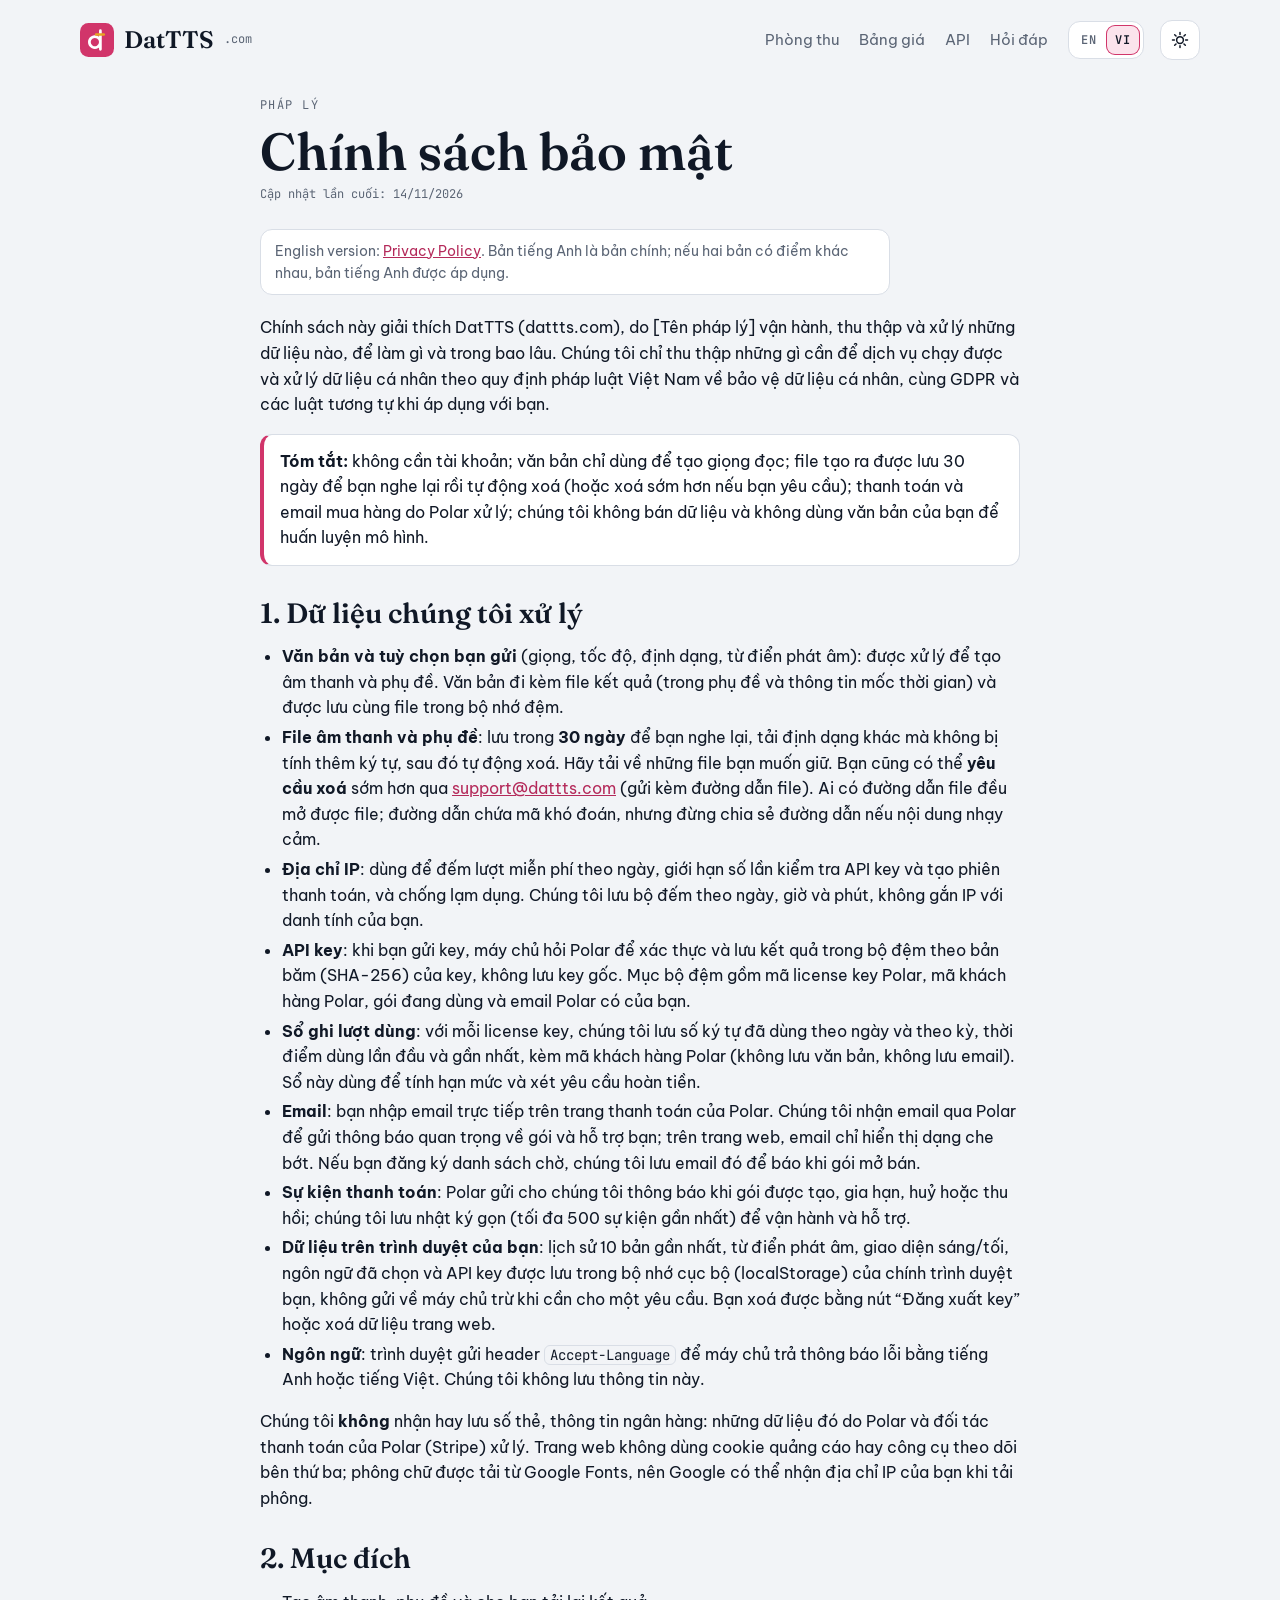
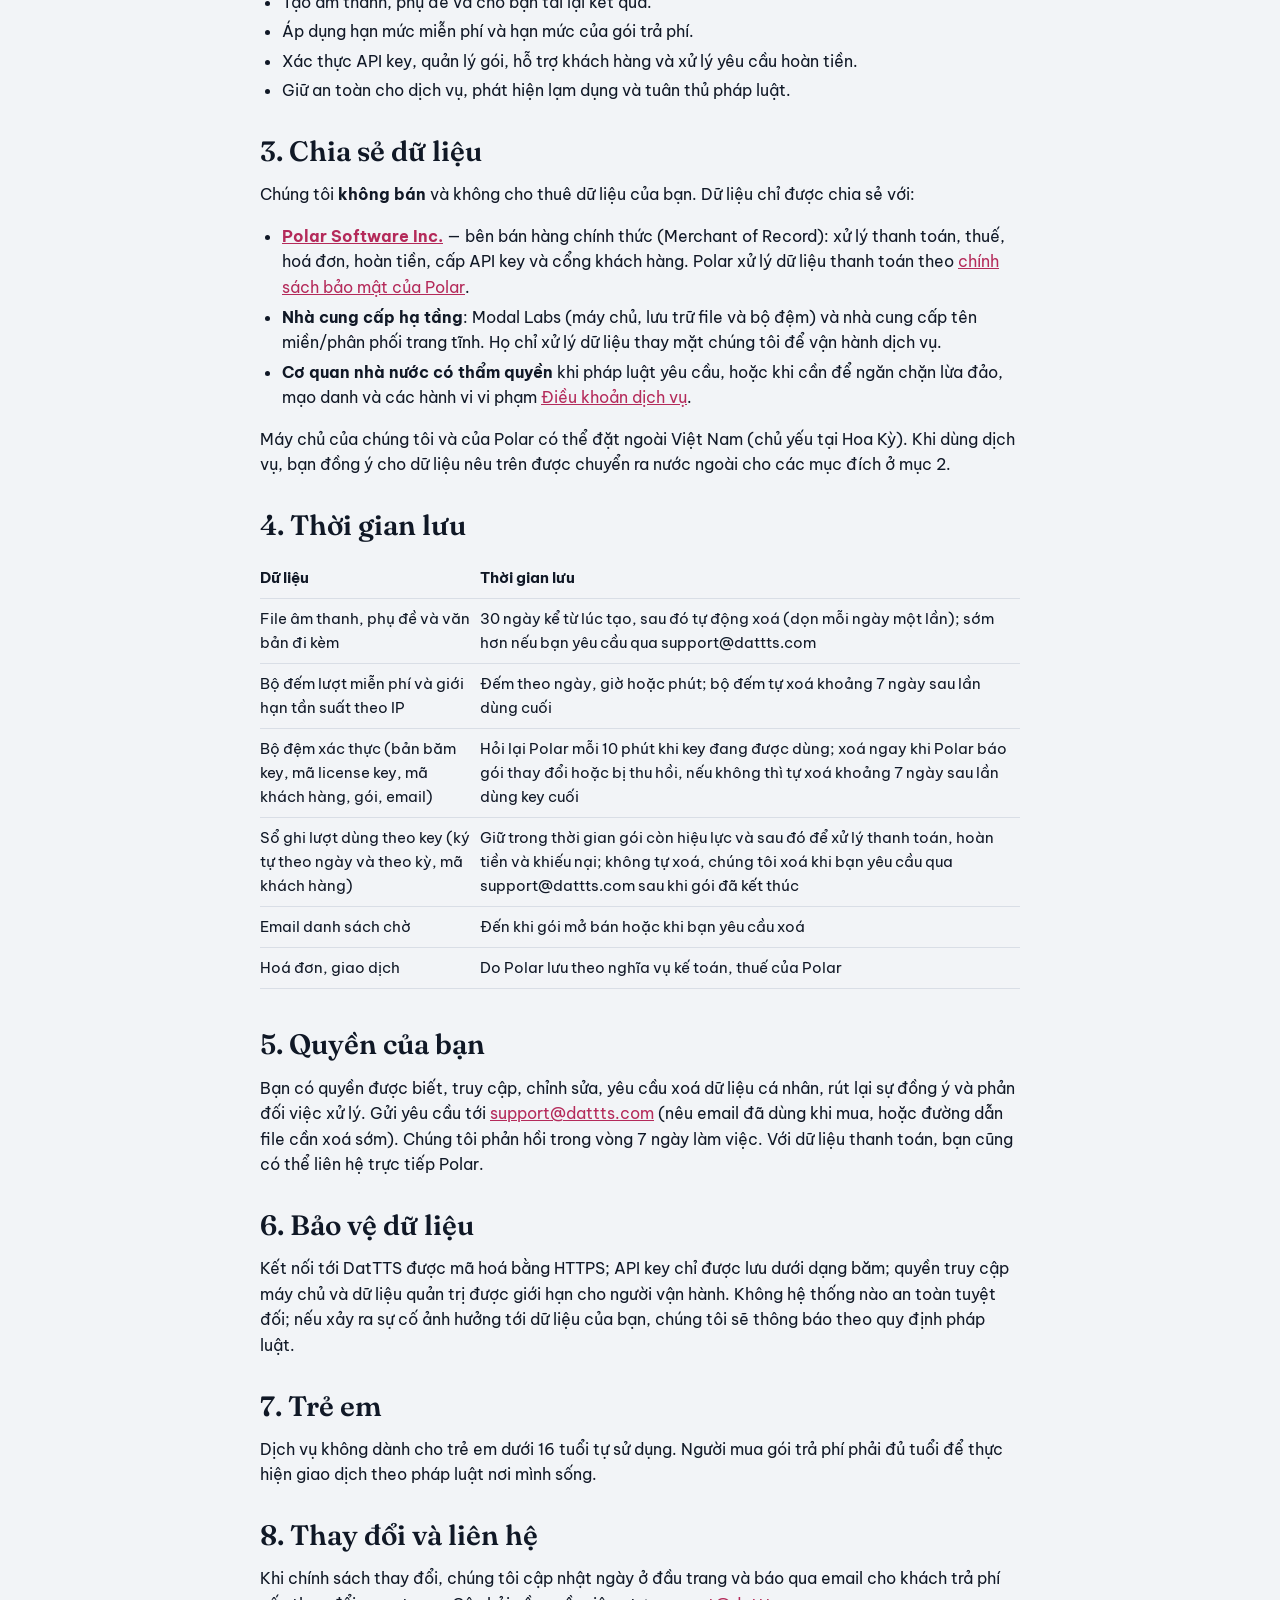
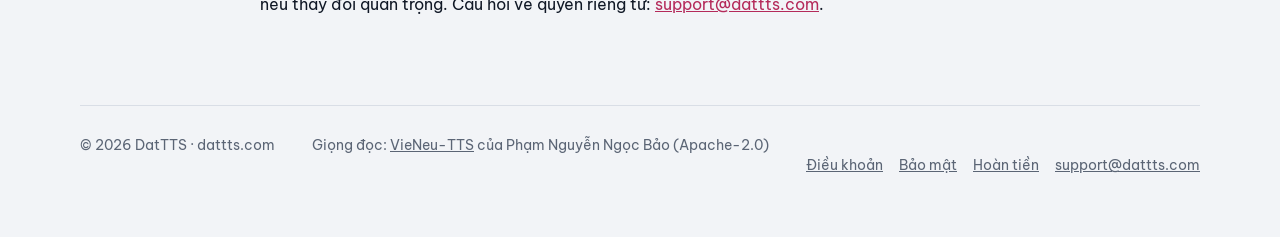
<file: web/bao-mat.html>
<!doctype html>
<html lang="vi" data-page-lang="vi" data-alt-href="privacy.html">
<head>
<meta charset="utf-8">
<meta name="viewport" content="width=device-width, initial-scale=1, viewport-fit=cover">
<title>Chính sách bảo mật – DatTTS</title>
<meta name="description" content="DatTTS thu thập, sử dụng và lưu dữ liệu thế nào; Polar xử lý thanh toán với vai trò Merchant of Record.">
<link rel="canonical" href="https://dattts.com/bao-mat.html">
<link rel="alternate" hreflang="en" href="https://dattts.com/privacy.html">
<link rel="alternate" hreflang="vi" href="https://dattts.com/bao-mat.html">
<link rel="alternate" hreflang="x-default" href="https://dattts.com/privacy.html">
<meta name="theme-color" content="#D63A6E">
<link rel="icon" href="data:image/svg+xml,%3Csvg xmlns='http://www.w3.org/2000/svg' viewBox='0 0 40 40'%3E%3Crect width='40' height='40' rx='10' fill='%23D63A6E'/%3E%3Cpath d='M24 9v22M24 22.5a6.5 6.5 0 1 1 0-.01' stroke='%23fff' stroke-width='3.2' fill='none' stroke-linecap='round'/%3E%3Cpath d='M19 13.5h9' stroke='%23E7A422' stroke-width='3' stroke-linecap='round'/%3E%3C/svg%3E">
<link rel="preconnect" href="https://fonts.googleapis.com">
<link rel="preconnect" href="https://fonts.gstatic.com" crossorigin>
<link rel="stylesheet" href="https://fonts.googleapis.com/css2?family=Be+Vietnam+Pro:wght@400;500;600;700&family=Fraunces:ital,opsz,wght@0,9..144,600;1,9..144,500;1,9..144,700&family=JetBrains+Mono:wght@400;600&display=swap&subset=vietnamese">
<script>try{var t=localStorage.getItem('dattts.theme');if(t==='light'||t==='dark')document.documentElement.dataset.theme=t}catch(e){}</script>
<link rel="stylesheet" href="styles.css">
</head>
<body class="subpage">
<a class="skip" href="#main" data-i18n="skip.main">Bỏ qua, tới nội dung chính</a>

<div class="wrap">
  <nav aria-label="Điều hướng chính" data-i18n-attr="aria-label:nav.aria">
    <a class="logo" href="vi/" aria-label="DatTTS trang chủ" data-i18n-attr="aria-label:nav.home">
      <svg viewBox="0 0 40 40" aria-hidden="true"><rect width="40" height="40" rx="10" fill="var(--lotus)"/>
        <path d="M24 9v22M24 22.5a6.5 6.5 0 1 1 0-.01" stroke="#fff" stroke-width="3.2" fill="none" stroke-linecap="round"/>
        <path d="M19 13.5h9" stroke="var(--gold)" stroke-width="3" stroke-linecap="round"/></svg>
      DatTTS <small>.com</small>
    </a>
    <div class="navlinks"><a href="vi/#studio" data-i18n="nav.studio">Phòng thu</a><a href="vi/#pricing" data-i18n="nav.pricing">Bảng giá</a><a href="vi/#api" data-i18n="nav.api">API</a><a href="vi/#faq" data-i18n="nav.faq">Hỏi đáp</a></div>
    <div class="langsw" role="group" aria-label="Ngôn ngữ" data-i18n-attr="aria-label:lang.aria">
      <button type="button" data-lang="en" aria-pressed="false" lang="en" aria-label="English">EN</button><button type="button" data-lang="vi" aria-pressed="true" lang="vi" aria-label="Tiếng Việt">VI</button>
    </div>
    <button class="iconbtn" id="themeBtn" type="button" aria-label="Đổi giao diện sáng/tối" title="Đổi giao diện sáng/tối" data-i18n-attr="aria-label:theme.toggle;title:theme.toggle">
      <svg class="i-sun" viewBox="0 0 24 24" aria-hidden="true"><circle cx="12" cy="12" r="4.5"/><path d="M12 2v2.5M12 19.5V22M2 12h2.5M19.5 12H22M4.9 4.9l1.8 1.8M17.3 17.3l1.8 1.8M4.9 19.1l1.8-1.8M17.3 6.7l1.8-1.8"/></svg>
      <svg class="i-moon" viewBox="0 0 24 24" aria-hidden="true"><path d="M20 14.5A8 8 0 0 1 9.5 4a8 8 0 1 0 10.5 10.5z"/></svg>
    </button>
  </nav>

  <main id="main">
    <article class="doc">
      <div class="eyebrow" data-i18n="legal.eyebrow">Pháp lý</div>
      <h1>Chính sách bảo mật</h1>
      <p class="updated">Cập nhật lần cuối: 14/11/2026</p>
      <p class="langnote"><span lang="en">English version: <a href="privacy.html">Privacy Policy</a></span>. Bản tiếng Anh là bản chính; nếu hai bản có điểm khác nhau, bản tiếng Anh được áp dụng.</p>

      <p>Chính sách này giải thích DatTTS (dattts.com), do [Tên pháp lý] vận hành, thu thập và xử lý những dữ liệu nào, để làm gì và trong bao lâu. Chúng tôi chỉ thu thập những gì cần để dịch vụ chạy được và xử lý dữ liệu cá nhân theo quy định pháp luật Việt Nam về bảo vệ dữ liệu cá nhân, cùng GDPR và các luật tương tự khi áp dụng với bạn.</p>
      <div class="callout"><b>Tóm tắt:</b> không cần tài khoản; văn bản chỉ dùng để tạo giọng đọc; file tạo ra được lưu 30 ngày để bạn nghe lại rồi tự động xoá (hoặc xoá sớm hơn nếu bạn yêu cầu); thanh toán và email mua hàng do Polar xử lý; chúng tôi không bán dữ liệu và không dùng văn bản của bạn để huấn luyện mô hình.</div>

      <h2>1. Dữ liệu chúng tôi xử lý</h2>
      <ul>
        <li><b>Văn bản và tuỳ chọn bạn gửi</b> (giọng, tốc độ, định dạng, từ điển phát âm): được xử lý để tạo âm thanh và phụ đề. Văn bản đi kèm file kết quả (trong phụ đề và thông tin mốc thời gian) và được lưu cùng file trong bộ nhớ đệm.</li>
        <li><b>File âm thanh và phụ đề</b>: lưu trong <b>30 ngày</b> để bạn nghe lại, tải định dạng khác mà không bị tính thêm ký tự, sau đó tự động xoá. Hãy tải về những file bạn muốn giữ. Bạn cũng có thể <b>yêu cầu xoá</b> sớm hơn qua <a href="mailto:support@dattts.com">support@dattts.com</a> (gửi kèm đường dẫn file). Ai có đường dẫn file đều mở được file; đường dẫn chứa mã khó đoán, nhưng đừng chia sẻ đường dẫn nếu nội dung nhạy cảm.</li>
        <li><b>Địa chỉ IP</b>: dùng để đếm lượt miễn phí theo ngày, giới hạn số lần kiểm tra API key và tạo phiên thanh toán, và chống lạm dụng. Chúng tôi lưu bộ đếm theo ngày, giờ và phút, không gắn IP với danh tính của bạn.</li>
        <li><b>API key</b>: khi bạn gửi key, máy chủ hỏi Polar để xác thực và lưu kết quả trong bộ đệm theo bản băm (SHA-256) của key, không lưu key gốc. Mục bộ đệm gồm mã license key Polar, mã khách hàng Polar, gói đang dùng và email Polar có của bạn.</li>
        <li><b>Sổ ghi lượt dùng</b>: với mỗi license key, chúng tôi lưu số ký tự đã dùng theo ngày và theo kỳ, thời điểm dùng lần đầu và gần nhất, kèm mã khách hàng Polar (không lưu văn bản, không lưu email). Sổ này dùng để tính hạn mức và xét yêu cầu hoàn tiền.</li>
        <li><b>Email</b>: bạn nhập email trực tiếp trên trang thanh toán của Polar. Chúng tôi nhận email qua Polar để gửi thông báo quan trọng về gói và hỗ trợ bạn; trên trang web, email chỉ hiển thị dạng che bớt. Nếu bạn đăng ký danh sách chờ, chúng tôi lưu email đó để báo khi gói mở bán.</li>
        <li><b>Sự kiện thanh toán</b>: Polar gửi cho chúng tôi thông báo khi gói được tạo, gia hạn, huỷ hoặc thu hồi; chúng tôi lưu nhật ký gọn (tối đa 500 sự kiện gần nhất) để vận hành và hỗ trợ.</li>
        <li><b>Dữ liệu trên trình duyệt của bạn</b>: lịch sử 10 bản gần nhất, từ điển phát âm, giao diện sáng/tối, ngôn ngữ đã chọn và API key được lưu trong bộ nhớ cục bộ (localStorage) của chính trình duyệt bạn, không gửi về máy chủ trừ khi cần cho một yêu cầu. Bạn xoá được bằng nút “Đăng xuất key” hoặc xoá dữ liệu trang web.</li>
        <li><b>Ngôn ngữ</b>: trình duyệt gửi header <code>Accept-Language</code> để máy chủ trả thông báo lỗi bằng tiếng Anh hoặc tiếng Việt. Chúng tôi không lưu thông tin này.</li>
      </ul>
      <p>Chúng tôi <b>không</b> nhận hay lưu số thẻ, thông tin ngân hàng: những dữ liệu đó do Polar và đối tác thanh toán của Polar (Stripe) xử lý. Trang web không dùng cookie quảng cáo hay công cụ theo dõi bên thứ ba; phông chữ được tải từ Google Fonts, nên Google có thể nhận địa chỉ IP của bạn khi tải phông.</p>

      <h2>2. Mục đích</h2>
      <ul>
        <li>Tạo âm thanh, phụ đề và cho bạn tải lại kết quả.</li>
        <li>Áp dụng hạn mức miễn phí và hạn mức của gói trả phí.</li>
        <li>Xác thực API key, quản lý gói, hỗ trợ khách hàng và xử lý yêu cầu hoàn tiền.</li>
        <li>Giữ an toàn cho dịch vụ, phát hiện lạm dụng và tuân thủ pháp luật.</li>
      </ul>

      <h2>3. Chia sẻ dữ liệu</h2>
      <p>Chúng tôi <b>không bán</b> và không cho thuê dữ liệu của bạn. Dữ liệu chỉ được chia sẻ với:</p>
      <ul>
        <li><b><a href="https://polar.sh" rel="noopener">Polar Software Inc.</a></b> — bên bán hàng chính thức (Merchant of Record): xử lý thanh toán, thuế, hoá đơn, hoàn tiền, cấp API key và cổng khách hàng. Polar xử lý dữ liệu thanh toán theo <a href="https://polar.sh/legal/privacy" rel="noopener">chính sách bảo mật của Polar</a>.</li>
        <li><b>Nhà cung cấp hạ tầng</b>: Modal Labs (máy chủ, lưu trữ file và bộ đệm) và nhà cung cấp tên miền/phân phối trang tĩnh. Họ chỉ xử lý dữ liệu thay mặt chúng tôi để vận hành dịch vụ.</li>
        <li><b>Cơ quan nhà nước có thẩm quyền</b> khi pháp luật yêu cầu, hoặc khi cần để ngăn chặn lừa đảo, mạo danh và các hành vi vi phạm <a href="dieu-khoan.html">Điều khoản dịch vụ</a>.</li>
      </ul>
      <p>Máy chủ của chúng tôi và của Polar có thể đặt ngoài Việt Nam (chủ yếu tại Hoa Kỳ). Khi dùng dịch vụ, bạn đồng ý cho dữ liệu nêu trên được chuyển ra nước ngoài cho các mục đích ở mục 2.</p>

      <h2>4. Thời gian lưu</h2>
      <div class="tblwrap"><table>
        <thead><tr><th>Dữ liệu</th><th>Thời gian lưu</th></tr></thead>
        <tbody>
          <tr><td>File âm thanh, phụ đề và văn bản đi kèm</td><td>30 ngày kể từ lúc tạo, sau đó tự động xoá (dọn mỗi ngày một lần); sớm hơn nếu bạn yêu cầu qua support@dattts.com</td></tr>
          <tr><td>Bộ đếm lượt miễn phí và giới hạn tần suất theo IP</td><td>Đếm theo ngày, giờ hoặc phút; bộ đếm tự xoá khoảng 7 ngày sau lần dùng cuối</td></tr>
          <tr><td>Bộ đệm xác thực (bản băm key, mã license key, mã khách hàng, gói, email)</td><td>Hỏi lại Polar mỗi 10 phút khi key đang được dùng; xoá ngay khi Polar báo gói thay đổi hoặc bị thu hồi, nếu không thì tự xoá khoảng 7 ngày sau lần dùng key cuối</td></tr>
          <tr><td>Sổ ghi lượt dùng theo key (ký tự theo ngày và theo kỳ, mã khách hàng)</td><td>Giữ trong thời gian gói còn hiệu lực và sau đó để xử lý thanh toán, hoàn tiền và khiếu nại; không tự xoá, chúng tôi xoá khi bạn yêu cầu qua support@dattts.com sau khi gói đã kết thúc</td></tr>
          <tr><td>Email danh sách chờ</td><td>Đến khi gói mở bán hoặc khi bạn yêu cầu xoá</td></tr>
          <tr><td>Hoá đơn, giao dịch</td><td>Do Polar lưu theo nghĩa vụ kế toán, thuế của Polar</td></tr>
        </tbody>
      </table></div>

      <h2>5. Quyền của bạn</h2>
      <p>Bạn có quyền được biết, truy cập, chỉnh sửa, yêu cầu xoá dữ liệu cá nhân, rút lại sự đồng ý và phản đối việc xử lý. Gửi yêu cầu tới <a href="mailto:support@dattts.com">support@dattts.com</a> (nêu email đã dùng khi mua, hoặc đường dẫn file cần xoá sớm). Chúng tôi phản hồi trong vòng 7 ngày làm việc. Với dữ liệu thanh toán, bạn cũng có thể liên hệ trực tiếp Polar.</p>

      <h2>6. Bảo vệ dữ liệu</h2>
      <p>Kết nối tới DatTTS được mã hoá bằng HTTPS; API key chỉ được lưu dưới dạng băm; quyền truy cập máy chủ và dữ liệu quản trị được giới hạn cho người vận hành. Không hệ thống nào an toàn tuyệt đối; nếu xảy ra sự cố ảnh hưởng tới dữ liệu của bạn, chúng tôi sẽ thông báo theo quy định pháp luật.</p>

      <h2>7. Trẻ em</h2>
      <p>Dịch vụ không dành cho trẻ em dưới 16 tuổi tự sử dụng. Người mua gói trả phí phải đủ tuổi để thực hiện giao dịch theo pháp luật nơi mình sống.</p>

      <h2>8. Thay đổi và liên hệ</h2>
      <p>Khi chính sách thay đổi, chúng tôi cập nhật ngày ở đầu trang và báo qua email cho khách trả phí nếu thay đổi quan trọng. Câu hỏi về quyền riêng tư: <a href="mailto:support@dattts.com">support@dattts.com</a>.</p>
    </article>
  </main>

  <footer>
    <span>© 2026 DatTTS · dattts.com</span>
    <span><span data-i18n="footer.credit">Giọng đọc:</span> <a href="https://huggingface.co/pnnbao-ump/VieNeu-TTS-v3-Turbo" rel="noopener">VieNeu-TTS</a> <span data-i18n="footer.creditBy">của</span> <span lang="vi">Phạm Nguyễn Ngọc Bảo</span> (Apache-2.0)</span>
    <nav class="footlinks" aria-label="Chính sách" data-i18n-attr="aria-label:footer.aria"><a href="terms.html" data-href-vi="dieu-khoan.html" data-i18n="footer.terms">Điều khoản</a><a href="privacy.html" data-href-vi="bao-mat.html" data-i18n="footer.privacy">Bảo mật</a><a href="refund.html" data-href-vi="hoan-tien.html" data-i18n="footer.refund">Hoàn tiền</a><a href="mailto:support@dattts.com">support@dattts.com</a></nav>
  </footer>
</div>

<script src="i18n.js"></script>
<script src="config.js"></script>
<script src="site.js"></script>
</body>
</html>
</file>
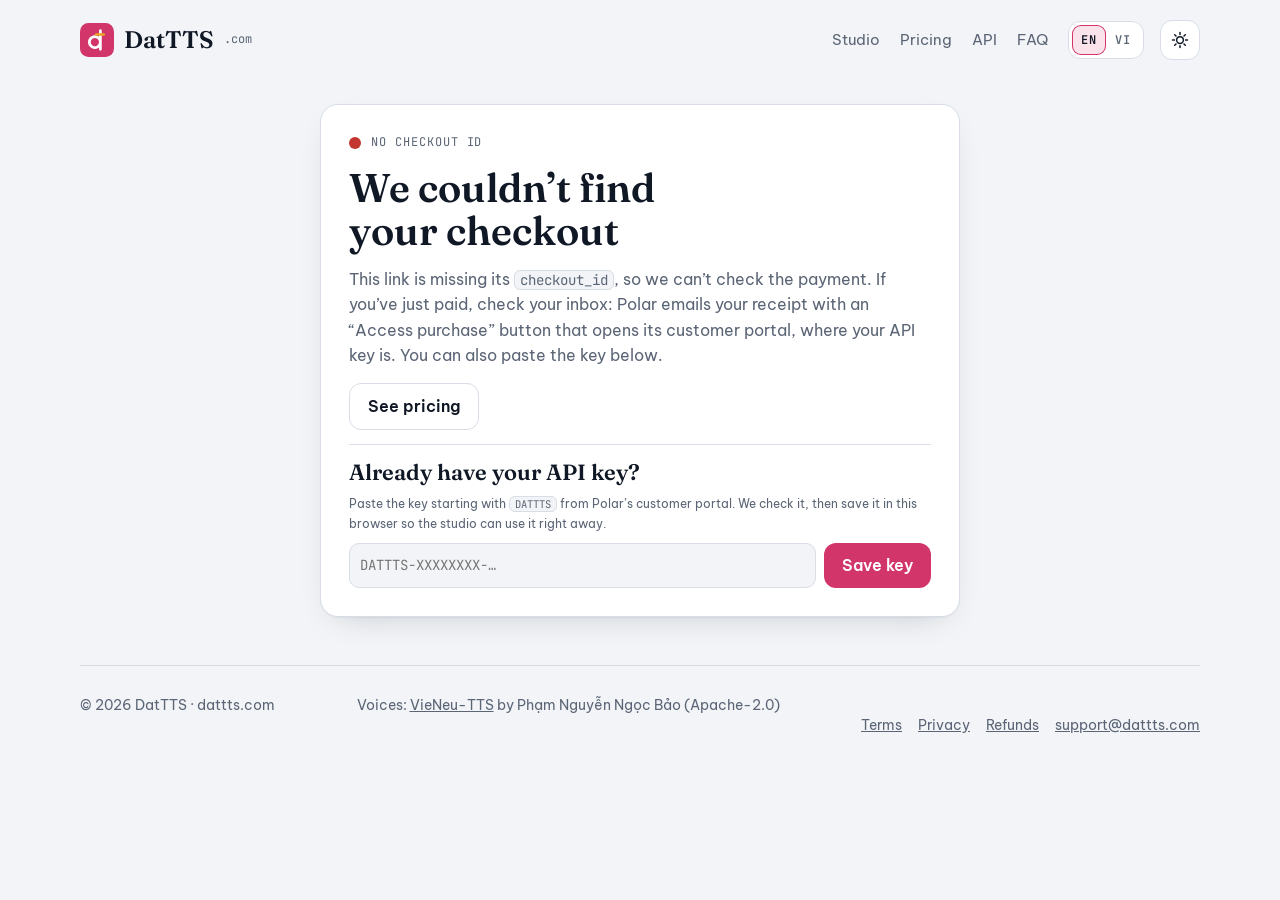
<file: web/checkout-success.html>
<!doctype html>
<html lang="en">
<head>
<meta charset="utf-8">
<meta name="viewport" content="width=device-width, initial-scale=1, viewport-fit=cover">
<title data-i18n="meta.cs.title">Checkout – DatTTS</title>
<meta name="description" data-i18n-attr="content:meta.cs.desc" content="Your DatTTS checkout status and how to get your API key.">
<meta name="robots" content="noindex">
<link rel="canonical" href="https://dattts.com/checkout-success.html">
<meta name="theme-color" content="#D63A6E">
<link rel="icon" href="data:image/svg+xml,%3Csvg xmlns='http://www.w3.org/2000/svg' viewBox='0 0 40 40'%3E%3Crect width='40' height='40' rx='10' fill='%23D63A6E'/%3E%3Cpath d='M24 9v22M24 22.5a6.5 6.5 0 1 1 0-.01' stroke='%23fff' stroke-width='3.2' fill='none' stroke-linecap='round'/%3E%3Cpath d='M19 13.5h9' stroke='%23E7A422' stroke-width='3' stroke-linecap='round'/%3E%3C/svg%3E">
<link rel="preconnect" href="https://fonts.googleapis.com">
<link rel="preconnect" href="https://fonts.gstatic.com" crossorigin>
<link rel="stylesheet" href="https://fonts.googleapis.com/css2?family=Be+Vietnam+Pro:wght@400;500;600;700&family=Fraunces:ital,opsz,wght@0,9..144,600;1,9..144,500;1,9..144,700&family=JetBrains+Mono:wght@400;600&display=swap&subset=vietnamese">
<script>try{var t=localStorage.getItem('dattts.theme');if(t==='light'||t==='dark')document.documentElement.dataset.theme=t}catch(e){}</script>
<link rel="stylesheet" href="styles.css">
</head>
<body class="subpage">
<a class="skip" href="#main" data-i18n="skip.main">Skip to main content</a>

<div class="wrap">
  <nav aria-label="Main navigation" data-i18n-attr="aria-label:nav.aria">
    <a class="logo" href="./" aria-label="DatTTS home" data-i18n-attr="aria-label:nav.home">
      <svg viewBox="0 0 40 40" aria-hidden="true"><rect width="40" height="40" rx="10" fill="var(--lotus)"/>
        <path d="M24 9v22M24 22.5a6.5 6.5 0 1 1 0-.01" stroke="#fff" stroke-width="3.2" fill="none" stroke-linecap="round"/>
        <path d="M19 13.5h9" stroke="var(--gold)" stroke-width="3" stroke-linecap="round"/></svg>
      DatTTS <small>.com</small>
    </a>
    <div class="navlinks"><a href="./#studio" data-i18n="nav.studio">Studio</a><a href="./#pricing" data-i18n="nav.pricing">Pricing</a><a href="./#api" data-i18n="nav.api">API</a><a href="./#faq" data-i18n="nav.faq">FAQ</a></div>
    <div class="langsw" role="group" aria-label="Language" data-i18n-attr="aria-label:lang.aria">
      <button type="button" data-lang="en" aria-pressed="true" lang="en" aria-label="English">EN</button><button type="button" data-lang="vi" aria-pressed="false" lang="vi" aria-label="Tiếng Việt">VI</button>
    </div>
    <button class="iconbtn" id="themeBtn" type="button" aria-label="Switch light/dark theme" title="Switch light/dark theme" data-i18n-attr="aria-label:theme.toggle;title:theme.toggle">
      <svg class="i-sun" viewBox="0 0 24 24" aria-hidden="true"><circle cx="12" cy="12" r="4.5"/><path d="M12 2v2.5M12 19.5V22M2 12h2.5M19.5 12H22M4.9 4.9l1.8 1.8M17.3 17.3l1.8 1.8M4.9 19.1l1.8-1.8M17.3 6.7l1.8-1.8"/></svg>
      <svg class="i-moon" viewBox="0 0 24 24" aria-hidden="true"><path d="M20 14.5A8 8 0 0 1 9.5 4a8 8 0 1 0 10.5 10.5z"/></svg>
    </button>
  </nav>

  <main id="main">
    <h2 class="sr-only" data-i18n="cs.h">Payment status</h2>
    <p class="sr-only" id="payLive" role="status" aria-live="polite"></p>
    <div class="paycard">
      <div id="payCard">
        <div class="pstate wait"><i aria-hidden="true"></i><span data-i18n="cs.loading">Loading</span></div>
        <h1 tabindex="-1" data-i18n="cs.checkingTitle">Checking your payment…</h1>
        <noscript><p class="lead">This page needs JavaScript to check your payment. If you’ve paid, Polar has already emailed your API key. · Trang này cần JavaScript để kiểm tra thanh toán. Nếu bạn đã thanh toán, Polar đã gửi API key qua email.</p></noscript>
      </div>

      <form class="keybox" id="keyForm" novalidate>
        <h2 data-i18n="cs.key.title">Already have your API key?</h2>
        <p class="note" data-i18n-html="cs.key.note">Paste the key starting with <code>DATTTS</code> from Polar’s email. We check it, then save it in this browser so the studio can use it right away.</p>
        <label class="sr-only" for="keyInput" data-i18n="key.label">API key</label>
        <div class="keyrow">
          <input type="text" id="keyInput" autocomplete="off" autocapitalize="off" spellcheck="false" placeholder="DATTTS-XXXXXXXX-…" aria-describedby="keyMsg">
          <button class="btn btn-primary" id="keySave" type="submit"><span class="spinner" aria-hidden="true"></span><span data-i18n="cs.key.save">Save key</span></button>
        </div>
        <p class="wl-msg" id="keyMsg" role="status" aria-live="polite"></p>
      </form>
    </div>
  </main>

  <footer>
    <span>© 2026 DatTTS · dattts.com</span>
    <span><span data-i18n="footer.credit">Voices:</span> <a href="https://huggingface.co/pnnbao-ump/VieNeu-TTS-v3-Turbo" rel="noopener">VieNeu-TTS</a> <span data-i18n="footer.creditBy">by</span> <span lang="vi">Phạm Nguyễn Ngọc Bảo</span> (Apache-2.0)</span>
    <nav class="footlinks" aria-label="Policies" data-i18n-attr="aria-label:footer.aria"><a href="terms.html" data-href-vi="dieu-khoan.html" data-i18n="footer.terms">Terms</a><a href="privacy.html" data-href-vi="bao-mat.html" data-i18n="footer.privacy">Privacy</a><a href="refund.html" data-href-vi="hoan-tien.html" data-i18n="footer.refund">Refunds</a><a href="mailto:support@dattts.com">support@dattts.com</a></nav>
  </footer>
</div>

<script src="i18n.js"></script>
<script src="config.js"></script>
<script src="site.js"></script>
<script src="checkout-success.js"></script>
</body>
</html>
</file>
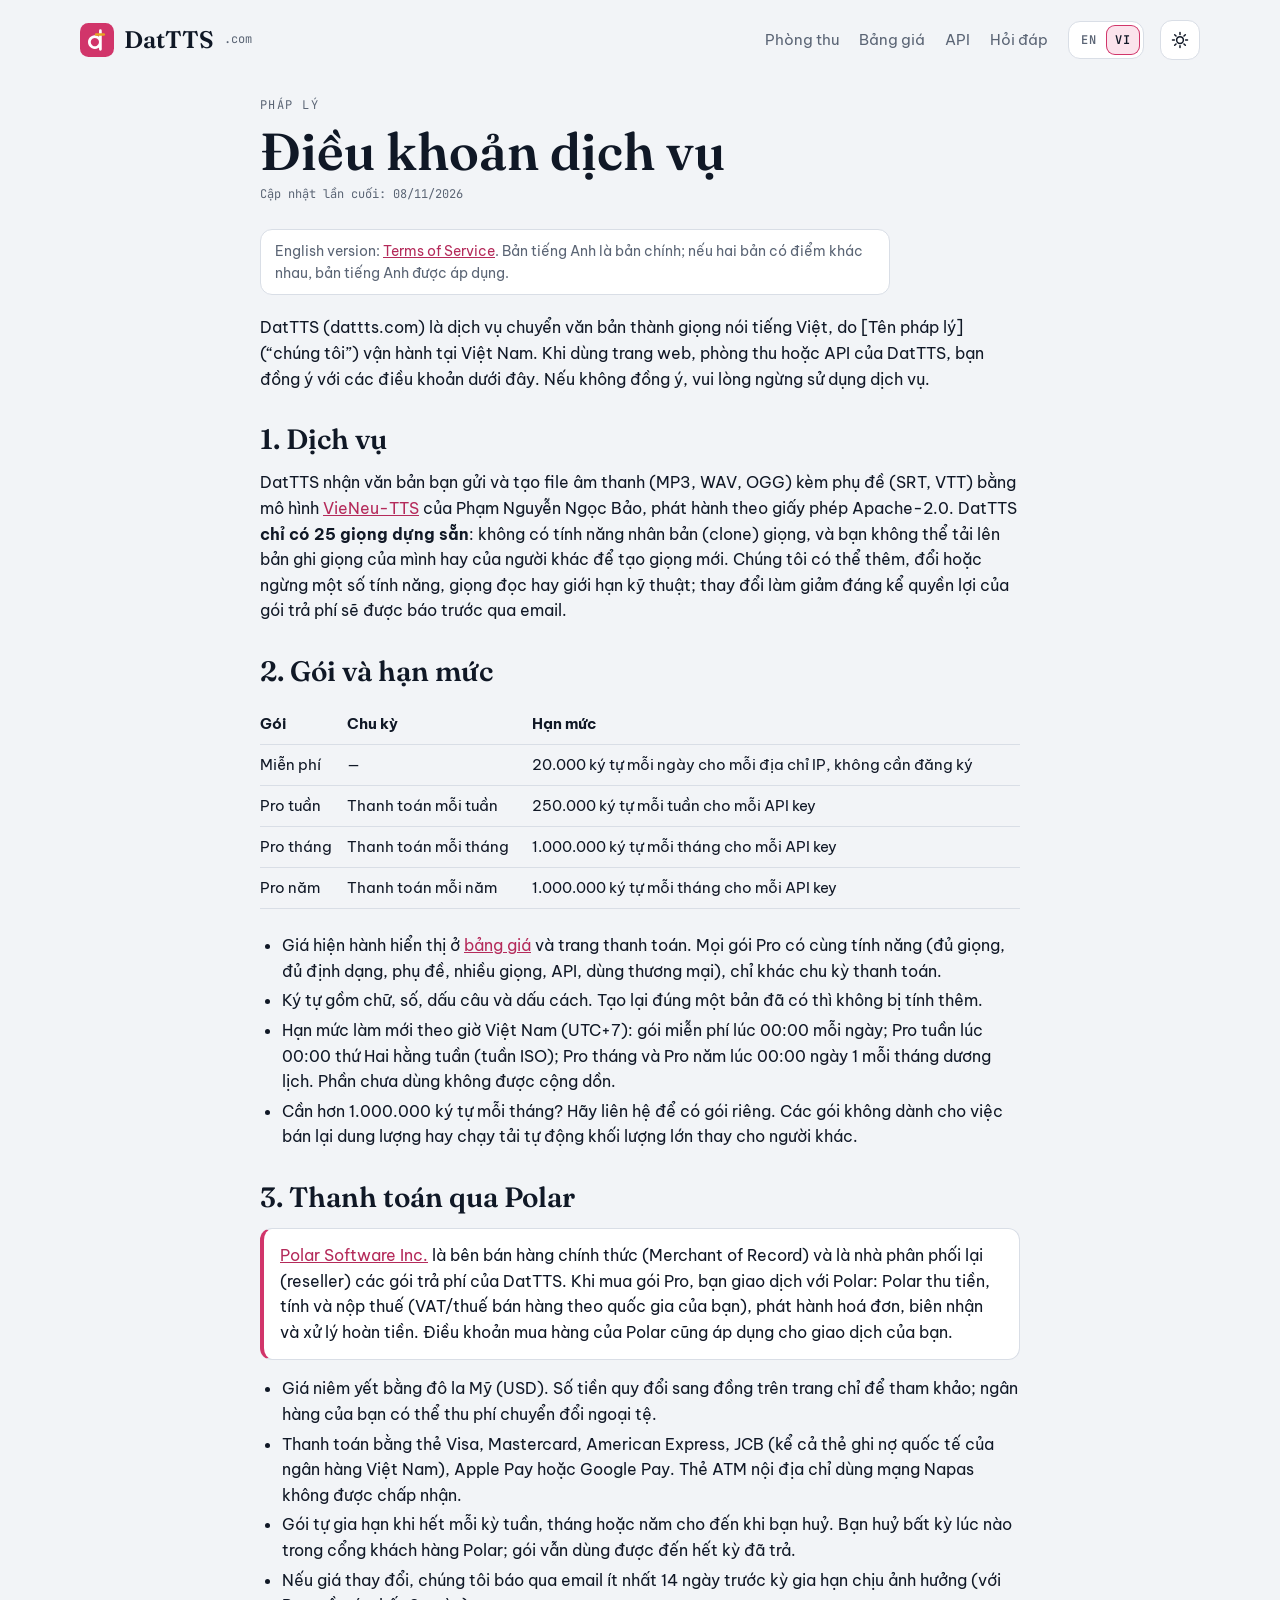
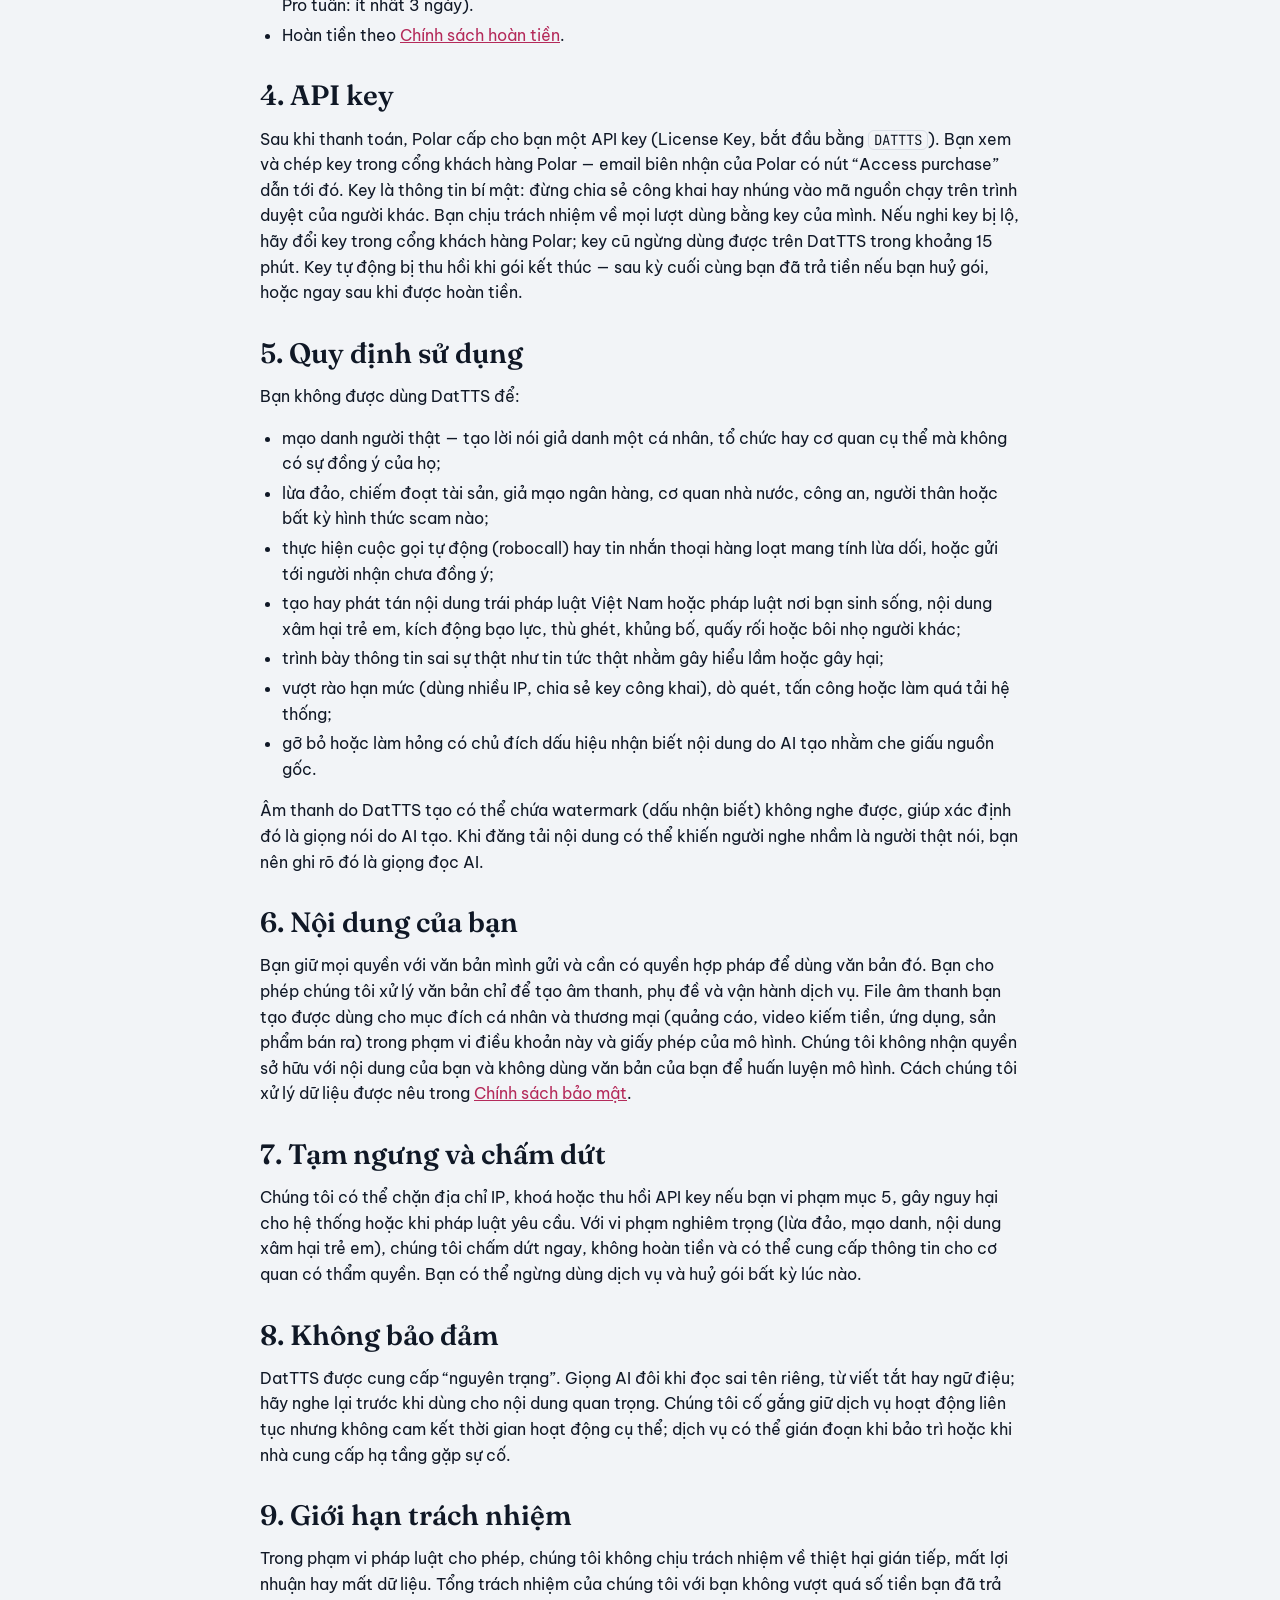
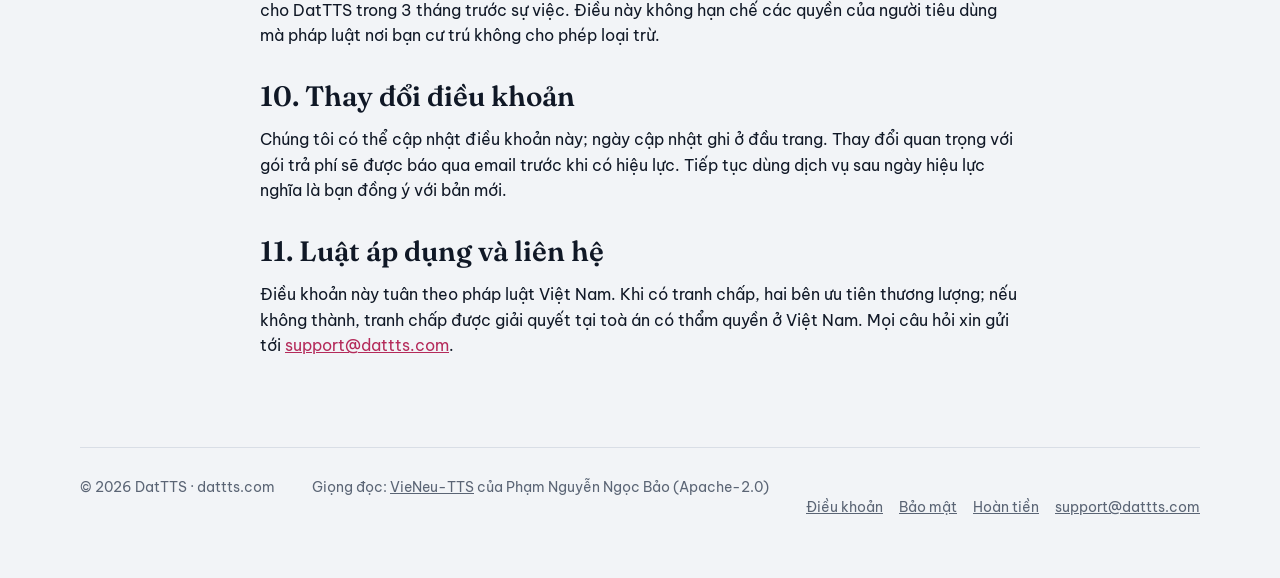
<file: web/dieu-khoan.html>
<!doctype html>
<html lang="vi" data-page-lang="vi" data-alt-href="terms.html">
<head>
<meta charset="utf-8">
<meta name="viewport" content="width=device-width, initial-scale=1, viewport-fit=cover">
<title>Điều khoản dịch vụ – DatTTS</title>
<meta name="description" content="Điều khoản dịch vụ của DatTTS: gói, hạn mức, thanh toán qua Polar (Merchant of Record), quy định sử dụng.">
<link rel="canonical" href="https://dattts.com/dieu-khoan.html">
<link rel="alternate" hreflang="en" href="https://dattts.com/terms.html">
<link rel="alternate" hreflang="vi" href="https://dattts.com/dieu-khoan.html">
<link rel="alternate" hreflang="x-default" href="https://dattts.com/terms.html">
<meta name="theme-color" content="#D63A6E">
<link rel="icon" href="data:image/svg+xml,%3Csvg xmlns='http://www.w3.org/2000/svg' viewBox='0 0 40 40'%3E%3Crect width='40' height='40' rx='10' fill='%23D63A6E'/%3E%3Cpath d='M24 9v22M24 22.5a6.5 6.5 0 1 1 0-.01' stroke='%23fff' stroke-width='3.2' fill='none' stroke-linecap='round'/%3E%3Cpath d='M19 13.5h9' stroke='%23E7A422' stroke-width='3' stroke-linecap='round'/%3E%3C/svg%3E">
<link rel="preconnect" href="https://fonts.googleapis.com">
<link rel="preconnect" href="https://fonts.gstatic.com" crossorigin>
<link rel="stylesheet" href="https://fonts.googleapis.com/css2?family=Be+Vietnam+Pro:wght@400;500;600;700&family=Fraunces:ital,opsz,wght@0,9..144,600;1,9..144,500;1,9..144,700&family=JetBrains+Mono:wght@400;600&display=swap&subset=vietnamese">
<script>try{var t=localStorage.getItem('dattts.theme');if(t==='light'||t==='dark')document.documentElement.dataset.theme=t}catch(e){}</script>
<link rel="stylesheet" href="styles.css">
</head>
<body class="subpage">
<a class="skip" href="#main" data-i18n="skip.main">Bỏ qua, tới nội dung chính</a>

<div class="wrap">
  <nav aria-label="Điều hướng chính" data-i18n-attr="aria-label:nav.aria">
    <a class="logo" href="vi/" aria-label="DatTTS trang chủ" data-i18n-attr="aria-label:nav.home">
      <svg viewBox="0 0 40 40" aria-hidden="true"><rect width="40" height="40" rx="10" fill="var(--lotus)"/>
        <path d="M24 9v22M24 22.5a6.5 6.5 0 1 1 0-.01" stroke="#fff" stroke-width="3.2" fill="none" stroke-linecap="round"/>
        <path d="M19 13.5h9" stroke="var(--gold)" stroke-width="3" stroke-linecap="round"/></svg>
      DatTTS <small>.com</small>
    </a>
    <div class="navlinks"><a href="vi/#studio" data-i18n="nav.studio">Phòng thu</a><a href="vi/#pricing" data-i18n="nav.pricing">Bảng giá</a><a href="vi/#api" data-i18n="nav.api">API</a><a href="vi/#faq" data-i18n="nav.faq">Hỏi đáp</a></div>
    <div class="langsw" role="group" aria-label="Ngôn ngữ" data-i18n-attr="aria-label:lang.aria">
      <button type="button" data-lang="en" aria-pressed="false" lang="en" aria-label="English">EN</button><button type="button" data-lang="vi" aria-pressed="true" lang="vi" aria-label="Tiếng Việt">VI</button>
    </div>
    <button class="iconbtn" id="themeBtn" type="button" aria-label="Đổi giao diện sáng/tối" title="Đổi giao diện sáng/tối" data-i18n-attr="aria-label:theme.toggle;title:theme.toggle">
      <svg class="i-sun" viewBox="0 0 24 24" aria-hidden="true"><circle cx="12" cy="12" r="4.5"/><path d="M12 2v2.5M12 19.5V22M2 12h2.5M19.5 12H22M4.9 4.9l1.8 1.8M17.3 17.3l1.8 1.8M4.9 19.1l1.8-1.8M17.3 6.7l1.8-1.8"/></svg>
      <svg class="i-moon" viewBox="0 0 24 24" aria-hidden="true"><path d="M20 14.5A8 8 0 0 1 9.5 4a8 8 0 1 0 10.5 10.5z"/></svg>
    </button>
  </nav>

  <main id="main">
    <article class="doc">
      <div class="eyebrow" data-i18n="legal.eyebrow">Pháp lý</div>
      <h1>Điều khoản dịch vụ</h1>
      <p class="updated">Cập nhật lần cuối: 08/11/2026</p>
      <p class="langnote"><span lang="en">English version: <a href="terms.html">Terms of Service</a></span>. Bản tiếng Anh là bản chính; nếu hai bản có điểm khác nhau, bản tiếng Anh được áp dụng.</p>

      <p>DatTTS (dattts.com) là dịch vụ chuyển văn bản thành giọng nói tiếng Việt, do [Tên pháp lý] (“chúng tôi”) vận hành tại Việt Nam. Khi dùng trang web, phòng thu hoặc API của DatTTS, bạn đồng ý với các điều khoản dưới đây. Nếu không đồng ý, vui lòng ngừng sử dụng dịch vụ.</p>

      <h2>1. Dịch vụ</h2>
      <p>DatTTS nhận văn bản bạn gửi và tạo file âm thanh (MP3, WAV, OGG) kèm phụ đề (SRT, VTT) bằng mô hình <a href="https://huggingface.co/pnnbao-ump/VieNeu-TTS-v3-Turbo" rel="noopener">VieNeu-TTS</a> của Phạm Nguyễn Ngọc Bảo, phát hành theo giấy phép Apache-2.0. DatTTS <b>chỉ có 25 giọng dựng sẵn</b>: không có tính năng nhân bản (clone) giọng, và bạn không thể tải lên bản ghi giọng của mình hay của người khác để tạo giọng mới. Chúng tôi có thể thêm, đổi hoặc ngừng một số tính năng, giọng đọc hay giới hạn kỹ thuật; thay đổi làm giảm đáng kể quyền lợi của gói trả phí sẽ được báo trước qua email.</p>

      <h2>2. Gói và hạn mức</h2>
      <div class="tblwrap"><table>
        <thead><tr><th>Gói</th><th>Chu kỳ</th><th>Hạn mức</th></tr></thead>
        <tbody>
          <tr><td>Miễn phí</td><td>—</td><td>20.000 ký tự mỗi ngày cho mỗi địa chỉ IP, không cần đăng ký</td></tr>
          <tr><td>Pro tuần</td><td>Thanh toán mỗi tuần</td><td>250.000 ký tự mỗi tuần cho mỗi API key</td></tr>
          <tr><td>Pro tháng</td><td>Thanh toán mỗi tháng</td><td>1.000.000 ký tự mỗi tháng cho mỗi API key</td></tr>
          <tr><td>Pro năm</td><td>Thanh toán mỗi năm</td><td>1.000.000 ký tự mỗi tháng cho mỗi API key</td></tr>
        </tbody>
      </table></div>
      <ul>
        <li>Giá hiện hành hiển thị ở <a href="vi/#pricing">bảng giá</a> và trang thanh toán. Mọi gói Pro có cùng tính năng (đủ giọng, đủ định dạng, phụ đề, nhiều giọng, API, dùng thương mại), chỉ khác chu kỳ thanh toán.</li>
        <li>Ký tự gồm chữ, số, dấu câu và dấu cách. Tạo lại đúng một bản đã có thì không bị tính thêm.</li>
        <li>Hạn mức làm mới theo giờ Việt Nam (UTC+7): gói miễn phí lúc 00:00 mỗi ngày; Pro tuần lúc 00:00 thứ Hai hằng tuần (tuần ISO); Pro tháng và Pro năm lúc 00:00 ngày 1 mỗi tháng dương lịch. Phần chưa dùng không được cộng dồn.</li>
        <li>Cần hơn 1.000.000 ký tự mỗi tháng? Hãy liên hệ để có gói riêng. Các gói không dành cho việc bán lại dung lượng hay chạy tải tự động khối lượng lớn thay cho người khác.</li>
      </ul>

      <h2>3. Thanh toán qua Polar</h2>
      <div class="callout"><a href="https://polar.sh" rel="noopener">Polar Software Inc.</a> là bên bán hàng chính thức (Merchant of Record) và là nhà phân phối lại (reseller) các gói trả phí của DatTTS. Khi mua gói Pro, bạn giao dịch với Polar: Polar thu tiền, tính và nộp thuế (VAT/thuế bán hàng theo quốc gia của bạn), phát hành hoá đơn, biên nhận và xử lý hoàn tiền. Điều khoản mua hàng của Polar cũng áp dụng cho giao dịch của bạn.</div>
      <ul>
        <li>Giá niêm yết bằng đô la Mỹ (USD). Số tiền quy đổi sang đồng trên trang chỉ để tham khảo; ngân hàng của bạn có thể thu phí chuyển đổi ngoại tệ.</li>
        <li>Thanh toán bằng thẻ Visa, Mastercard, American Express, JCB (kể cả thẻ ghi nợ quốc tế của ngân hàng Việt Nam), Apple Pay hoặc Google Pay. Thẻ ATM nội địa chỉ dùng mạng Napas không được chấp nhận.</li>
        <li>Gói tự gia hạn khi hết mỗi kỳ tuần, tháng hoặc năm cho đến khi bạn huỷ. Bạn huỷ bất kỳ lúc nào trong cổng khách hàng Polar; gói vẫn dùng được đến hết kỳ đã trả.</li>
        <li>Nếu giá thay đổi, chúng tôi báo qua email ít nhất 14 ngày trước kỳ gia hạn chịu ảnh hưởng (với Pro tuần: ít nhất 3 ngày).</li>
        <li>Hoàn tiền theo <a href="hoan-tien.html">Chính sách hoàn tiền</a>.</li>
      </ul>

      <h2>4. API key</h2>
      <p>Sau khi thanh toán, Polar cấp cho bạn một API key (License Key, bắt đầu bằng <code>DATTTS</code>). Bạn xem và chép key trong cổng khách hàng Polar — email biên nhận của Polar có nút “Access purchase” dẫn tới đó. Key là thông tin bí mật: đừng chia sẻ công khai hay nhúng vào mã nguồn chạy trên trình duyệt của người khác. Bạn chịu trách nhiệm về mọi lượt dùng bằng key của mình. Nếu nghi key bị lộ, hãy đổi key trong cổng khách hàng Polar; key cũ ngừng dùng được trên DatTTS trong khoảng 15 phút. Key tự động bị thu hồi khi gói kết thúc — sau kỳ cuối cùng bạn đã trả tiền nếu bạn huỷ gói, hoặc ngay sau khi được hoàn tiền.</p>

      <h2>5. Quy định sử dụng</h2>
      <p>Bạn không được dùng DatTTS để:</p>
      <ul>
        <li>mạo danh người thật — tạo lời nói giả danh một cá nhân, tổ chức hay cơ quan cụ thể mà không có sự đồng ý của họ;</li>
        <li>lừa đảo, chiếm đoạt tài sản, giả mạo ngân hàng, cơ quan nhà nước, công an, người thân hoặc bất kỳ hình thức scam nào;</li>
        <li>thực hiện cuộc gọi tự động (robocall) hay tin nhắn thoại hàng loạt mang tính lừa dối, hoặc gửi tới người nhận chưa đồng ý;</li>
        <li>tạo hay phát tán nội dung trái pháp luật Việt Nam hoặc pháp luật nơi bạn sinh sống, nội dung xâm hại trẻ em, kích động bạo lực, thù ghét, khủng bố, quấy rối hoặc bôi nhọ người khác;</li>
        <li>trình bày thông tin sai sự thật như tin tức thật nhằm gây hiểu lầm hoặc gây hại;</li>
        <li>vượt rào hạn mức (dùng nhiều IP, chia sẻ key công khai), dò quét, tấn công hoặc làm quá tải hệ thống;</li>
        <li>gỡ bỏ hoặc làm hỏng có chủ đích dấu hiệu nhận biết nội dung do AI tạo nhằm che giấu nguồn gốc.</li>
      </ul>
      <p>Âm thanh do DatTTS tạo có thể chứa watermark (dấu nhận biết) không nghe được, giúp xác định đó là giọng nói do AI tạo. Khi đăng tải nội dung có thể khiến người nghe nhầm là người thật nói, bạn nên ghi rõ đó là giọng đọc AI.</p>

      <h2>6. Nội dung của bạn</h2>
      <p>Bạn giữ mọi quyền với văn bản mình gửi và cần có quyền hợp pháp để dùng văn bản đó. Bạn cho phép chúng tôi xử lý văn bản chỉ để tạo âm thanh, phụ đề và vận hành dịch vụ. File âm thanh bạn tạo được dùng cho mục đích cá nhân và thương mại (quảng cáo, video kiếm tiền, ứng dụng, sản phẩm bán ra) trong phạm vi điều khoản này và giấy phép của mô hình. Chúng tôi không nhận quyền sở hữu với nội dung của bạn và không dùng văn bản của bạn để huấn luyện mô hình. Cách chúng tôi xử lý dữ liệu được nêu trong <a href="bao-mat.html">Chính sách bảo mật</a>.</p>

      <h2>7. Tạm ngưng và chấm dứt</h2>
      <p>Chúng tôi có thể chặn địa chỉ IP, khoá hoặc thu hồi API key nếu bạn vi phạm mục 5, gây nguy hại cho hệ thống hoặc khi pháp luật yêu cầu. Với vi phạm nghiêm trọng (lừa đảo, mạo danh, nội dung xâm hại trẻ em), chúng tôi chấm dứt ngay, không hoàn tiền và có thể cung cấp thông tin cho cơ quan có thẩm quyền. Bạn có thể ngừng dùng dịch vụ và huỷ gói bất kỳ lúc nào.</p>

      <h2>8. Không bảo đảm</h2>
      <p>DatTTS được cung cấp “nguyên trạng”. Giọng AI đôi khi đọc sai tên riêng, từ viết tắt hay ngữ điệu; hãy nghe lại trước khi dùng cho nội dung quan trọng. Chúng tôi cố gắng giữ dịch vụ hoạt động liên tục nhưng không cam kết thời gian hoạt động cụ thể; dịch vụ có thể gián đoạn khi bảo trì hoặc khi nhà cung cấp hạ tầng gặp sự cố.</p>

      <h2>9. Giới hạn trách nhiệm</h2>
      <p>Trong phạm vi pháp luật cho phép, chúng tôi không chịu trách nhiệm về thiệt hại gián tiếp, mất lợi nhuận hay mất dữ liệu. Tổng trách nhiệm của chúng tôi với bạn không vượt quá số tiền bạn đã trả cho DatTTS trong 3 tháng trước sự việc. Điều này không hạn chế các quyền của người tiêu dùng mà pháp luật nơi bạn cư trú không cho phép loại trừ.</p>

      <h2>10. Thay đổi điều khoản</h2>
      <p>Chúng tôi có thể cập nhật điều khoản này; ngày cập nhật ghi ở đầu trang. Thay đổi quan trọng với gói trả phí sẽ được báo qua email trước khi có hiệu lực. Tiếp tục dùng dịch vụ sau ngày hiệu lực nghĩa là bạn đồng ý với bản mới.</p>

      <h2>11. Luật áp dụng và liên hệ</h2>
      <p>Điều khoản này tuân theo pháp luật Việt Nam. Khi có tranh chấp, hai bên ưu tiên thương lượng; nếu không thành, tranh chấp được giải quyết tại toà án có thẩm quyền ở Việt Nam. Mọi câu hỏi xin gửi tới <a href="mailto:support@dattts.com">support@dattts.com</a>.</p>
    </article>
  </main>

  <footer>
    <span>© 2026 DatTTS · dattts.com</span>
    <span><span data-i18n="footer.credit">Giọng đọc:</span> <a href="https://huggingface.co/pnnbao-ump/VieNeu-TTS-v3-Turbo" rel="noopener">VieNeu-TTS</a> <span data-i18n="footer.creditBy">của</span> <span lang="vi">Phạm Nguyễn Ngọc Bảo</span> (Apache-2.0)</span>
    <nav class="footlinks" aria-label="Chính sách" data-i18n-attr="aria-label:footer.aria"><a href="terms.html" data-href-vi="dieu-khoan.html" data-i18n="footer.terms">Điều khoản</a><a href="privacy.html" data-href-vi="bao-mat.html" data-i18n="footer.privacy">Bảo mật</a><a href="refund.html" data-href-vi="hoan-tien.html" data-i18n="footer.refund">Hoàn tiền</a><a href="mailto:support@dattts.com">support@dattts.com</a></nav>
  </footer>
</div>

<script src="i18n.js"></script>
<script src="config.js"></script>
<script src="site.js"></script>
</body>
</html>
</file>
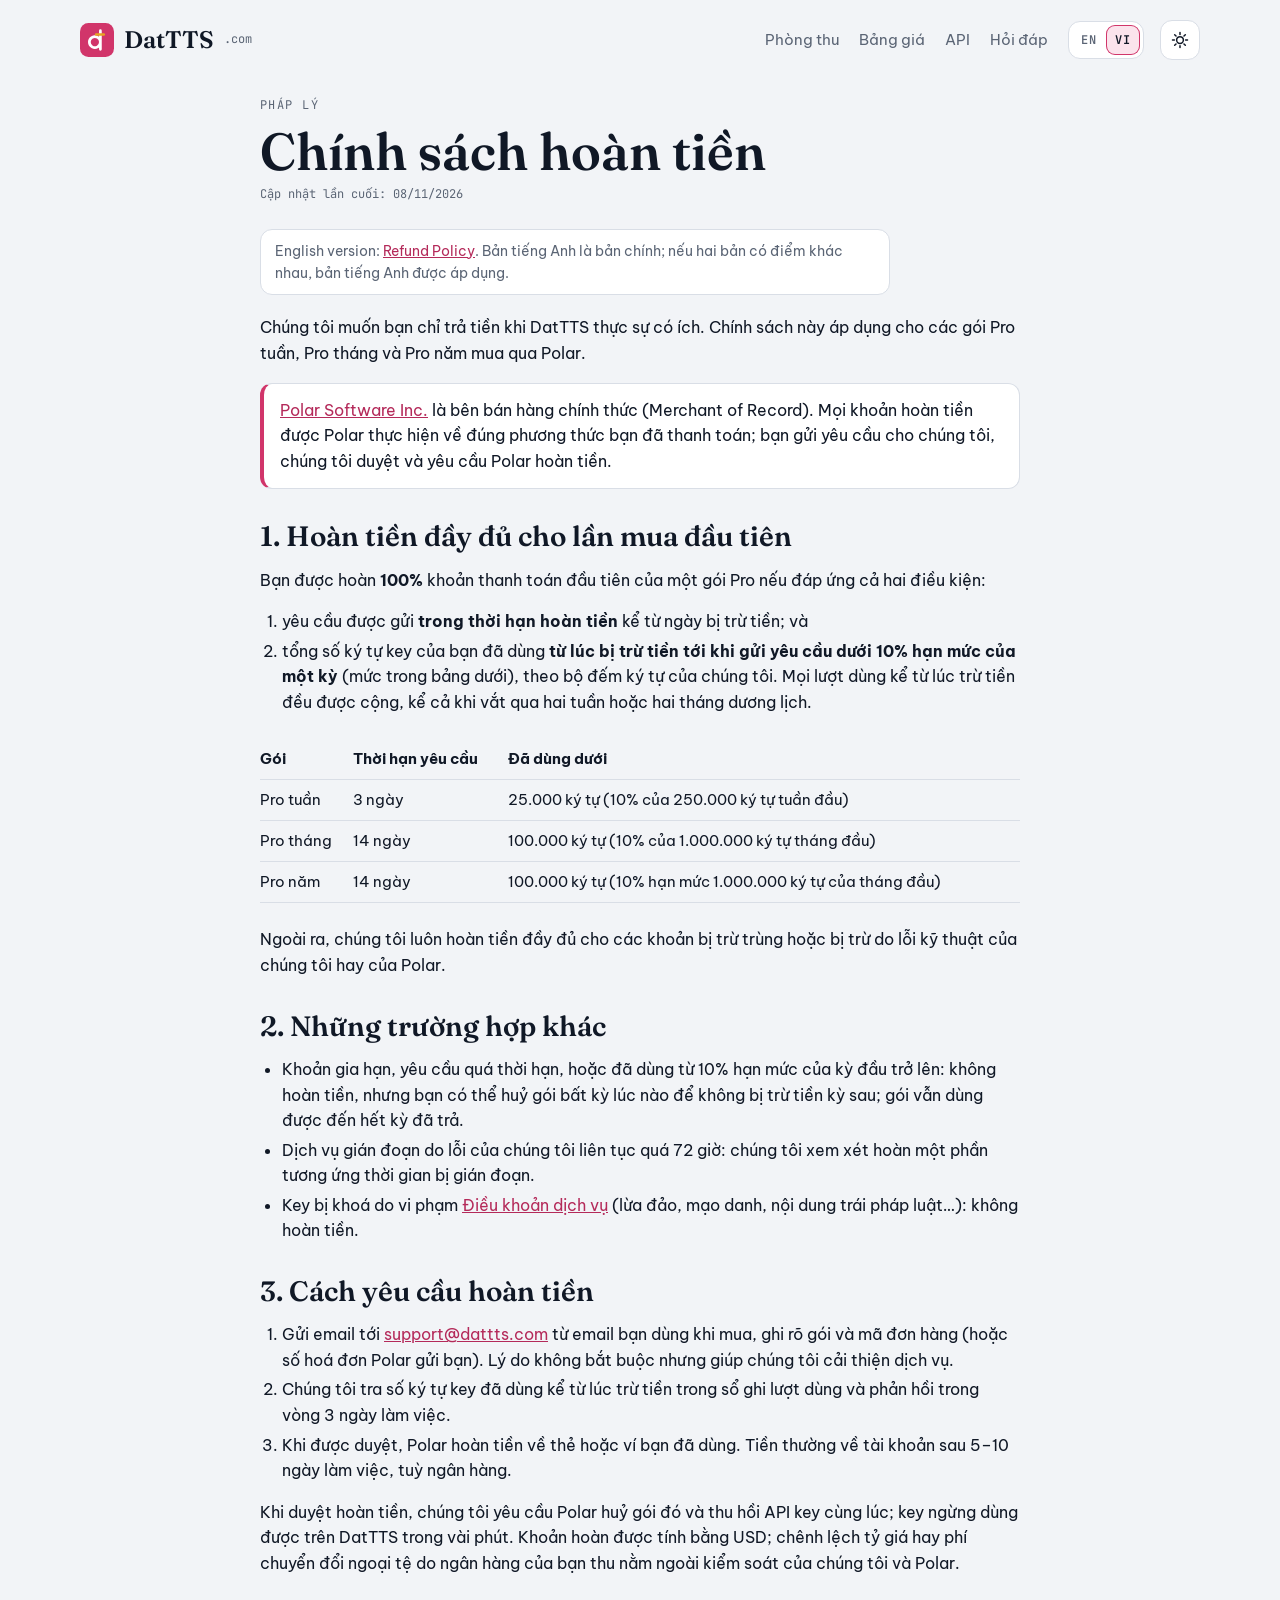
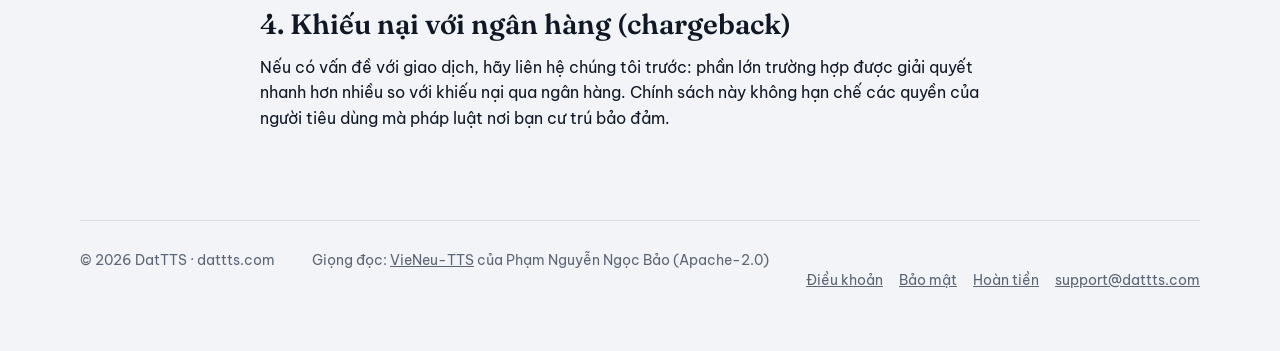
<file: web/hoan-tien.html>
<!doctype html>
<html lang="vi" data-page-lang="vi" data-alt-href="refund.html">
<head>
<meta charset="utf-8">
<meta name="viewport" content="width=device-width, initial-scale=1, viewport-fit=cover">
<title>Chính sách hoàn tiền – DatTTS</title>
<meta name="description" content="Chính sách hoàn tiền của DatTTS cho gói Pro tuần, tháng, năm. Polar (Merchant of Record) thực hiện hoàn tiền.">
<link rel="canonical" href="https://dattts.com/hoan-tien.html">
<link rel="alternate" hreflang="en" href="https://dattts.com/refund.html">
<link rel="alternate" hreflang="vi" href="https://dattts.com/hoan-tien.html">
<link rel="alternate" hreflang="x-default" href="https://dattts.com/refund.html">
<meta name="theme-color" content="#D63A6E">
<link rel="icon" href="data:image/svg+xml,%3Csvg xmlns='http://www.w3.org/2000/svg' viewBox='0 0 40 40'%3E%3Crect width='40' height='40' rx='10' fill='%23D63A6E'/%3E%3Cpath d='M24 9v22M24 22.5a6.5 6.5 0 1 1 0-.01' stroke='%23fff' stroke-width='3.2' fill='none' stroke-linecap='round'/%3E%3Cpath d='M19 13.5h9' stroke='%23E7A422' stroke-width='3' stroke-linecap='round'/%3E%3C/svg%3E">
<link rel="preconnect" href="https://fonts.googleapis.com">
<link rel="preconnect" href="https://fonts.gstatic.com" crossorigin>
<link rel="stylesheet" href="https://fonts.googleapis.com/css2?family=Be+Vietnam+Pro:wght@400;500;600;700&family=Fraunces:ital,opsz,wght@0,9..144,600;1,9..144,500;1,9..144,700&family=JetBrains+Mono:wght@400;600&display=swap&subset=vietnamese">
<script>try{var t=localStorage.getItem('dattts.theme');if(t==='light'||t==='dark')document.documentElement.dataset.theme=t}catch(e){}</script>
<link rel="stylesheet" href="styles.css">
</head>
<body class="subpage">
<a class="skip" href="#main" data-i18n="skip.main">Bỏ qua, tới nội dung chính</a>

<div class="wrap">
  <nav aria-label="Điều hướng chính" data-i18n-attr="aria-label:nav.aria">
    <a class="logo" href="vi/" aria-label="DatTTS trang chủ" data-i18n-attr="aria-label:nav.home">
      <svg viewBox="0 0 40 40" aria-hidden="true"><rect width="40" height="40" rx="10" fill="var(--lotus)"/>
        <path d="M24 9v22M24 22.5a6.5 6.5 0 1 1 0-.01" stroke="#fff" stroke-width="3.2" fill="none" stroke-linecap="round"/>
        <path d="M19 13.5h9" stroke="var(--gold)" stroke-width="3" stroke-linecap="round"/></svg>
      DatTTS <small>.com</small>
    </a>
    <div class="navlinks"><a href="vi/#studio" data-i18n="nav.studio">Phòng thu</a><a href="vi/#pricing" data-i18n="nav.pricing">Bảng giá</a><a href="vi/#api" data-i18n="nav.api">API</a><a href="vi/#faq" data-i18n="nav.faq">Hỏi đáp</a></div>
    <div class="langsw" role="group" aria-label="Ngôn ngữ" data-i18n-attr="aria-label:lang.aria">
      <button type="button" data-lang="en" aria-pressed="false" lang="en" aria-label="English">EN</button><button type="button" data-lang="vi" aria-pressed="true" lang="vi" aria-label="Tiếng Việt">VI</button>
    </div>
    <button class="iconbtn" id="themeBtn" type="button" aria-label="Đổi giao diện sáng/tối" title="Đổi giao diện sáng/tối" data-i18n-attr="aria-label:theme.toggle;title:theme.toggle">
      <svg class="i-sun" viewBox="0 0 24 24" aria-hidden="true"><circle cx="12" cy="12" r="4.5"/><path d="M12 2v2.5M12 19.5V22M2 12h2.5M19.5 12H22M4.9 4.9l1.8 1.8M17.3 17.3l1.8 1.8M4.9 19.1l1.8-1.8M17.3 6.7l1.8-1.8"/></svg>
      <svg class="i-moon" viewBox="0 0 24 24" aria-hidden="true"><path d="M20 14.5A8 8 0 0 1 9.5 4a8 8 0 1 0 10.5 10.5z"/></svg>
    </button>
  </nav>

  <main id="main">
    <article class="doc">
      <div class="eyebrow" data-i18n="legal.eyebrow">Pháp lý</div>
      <h1>Chính sách hoàn tiền</h1>
      <p class="updated">Cập nhật lần cuối: 08/11/2026</p>
      <p class="langnote"><span lang="en">English version: <a href="refund.html">Refund Policy</a></span>. Bản tiếng Anh là bản chính; nếu hai bản có điểm khác nhau, bản tiếng Anh được áp dụng.</p>

      <p>Chúng tôi muốn bạn chỉ trả tiền khi DatTTS thực sự có ích. Chính sách này áp dụng cho các gói Pro tuần, Pro tháng và Pro năm mua qua Polar.</p>
      <div class="callout"><a href="https://polar.sh" rel="noopener">Polar Software Inc.</a> là bên bán hàng chính thức (Merchant of Record). Mọi khoản hoàn tiền được Polar thực hiện về đúng phương thức bạn đã thanh toán; bạn gửi yêu cầu cho chúng tôi, chúng tôi duyệt và yêu cầu Polar hoàn tiền.</div>

      <h2>1. Hoàn tiền đầy đủ cho lần mua đầu tiên</h2>
      <p>Bạn được hoàn <b>100%</b> khoản thanh toán đầu tiên của một gói Pro nếu đáp ứng cả hai điều kiện:</p>
      <ol>
        <li>yêu cầu được gửi <b>trong thời hạn hoàn tiền</b> kể từ ngày bị trừ tiền; và</li>
        <li>tổng số ký tự key của bạn đã dùng <b>từ lúc bị trừ tiền tới khi gửi yêu cầu</b> <b>dưới 10% hạn mức của một kỳ</b> (mức trong bảng dưới), theo bộ đếm ký tự của chúng tôi. Mọi lượt dùng kể từ lúc trừ tiền đều được cộng, kể cả khi vắt qua hai tuần hoặc hai tháng dương lịch.</li>
      </ol>
      <div class="tblwrap"><table>
        <thead><tr><th>Gói</th><th>Thời hạn yêu cầu</th><th>Đã dùng dưới</th></tr></thead>
        <tbody>
          <tr><td>Pro tuần</td><td>3 ngày</td><td>25.000 ký tự (10% của 250.000 ký tự tuần đầu)</td></tr>
          <tr><td>Pro tháng</td><td>14 ngày</td><td>100.000 ký tự (10% của 1.000.000 ký tự tháng đầu)</td></tr>
          <tr><td>Pro năm</td><td>14 ngày</td><td>100.000 ký tự (10% hạn mức 1.000.000 ký tự của tháng đầu)</td></tr>
        </tbody>
      </table></div>
      <p>Ngoài ra, chúng tôi luôn hoàn tiền đầy đủ cho các khoản bị trừ trùng hoặc bị trừ do lỗi kỹ thuật của chúng tôi hay của Polar.</p>

      <h2>2. Những trường hợp khác</h2>
      <ul>
        <li>Khoản gia hạn, yêu cầu quá thời hạn, hoặc đã dùng từ 10% hạn mức của kỳ đầu trở lên: không hoàn tiền, nhưng bạn có thể huỷ gói bất kỳ lúc nào để không bị trừ tiền kỳ sau; gói vẫn dùng được đến hết kỳ đã trả.</li>
        <li>Dịch vụ gián đoạn do lỗi của chúng tôi liên tục quá 72 giờ: chúng tôi xem xét hoàn một phần tương ứng thời gian bị gián đoạn.</li>
        <li>Key bị khoá do vi phạm <a href="dieu-khoan.html">Điều khoản dịch vụ</a> (lừa đảo, mạo danh, nội dung trái pháp luật…): không hoàn tiền.</li>
      </ul>

      <h2>3. Cách yêu cầu hoàn tiền</h2>
      <ol>
        <li>Gửi email tới <a href="mailto:support@dattts.com?subject=Y%C3%AAu%20c%E1%BA%A7u%20ho%C3%A0n%20ti%E1%BB%81n">support@dattts.com</a> từ email bạn dùng khi mua, ghi rõ gói và mã đơn hàng (hoặc số hoá đơn Polar gửi bạn). Lý do không bắt buộc nhưng giúp chúng tôi cải thiện dịch vụ.</li>
        <li>Chúng tôi tra số ký tự key đã dùng kể từ lúc trừ tiền trong sổ ghi lượt dùng và phản hồi trong vòng 3 ngày làm việc.</li>
        <li>Khi được duyệt, Polar hoàn tiền về thẻ hoặc ví bạn đã dùng. Tiền thường về tài khoản sau 5–10 ngày làm việc, tuỳ ngân hàng.</li>
      </ol>
      <p>Khi duyệt hoàn tiền, chúng tôi yêu cầu Polar huỷ gói đó và thu hồi API key cùng lúc; key ngừng dùng được trên DatTTS trong vài phút. Khoản hoàn được tính bằng USD; chênh lệch tỷ giá hay phí chuyển đổi ngoại tệ do ngân hàng của bạn thu nằm ngoài kiểm soát của chúng tôi và Polar.</p>

      <h2>4. Khiếu nại với ngân hàng (chargeback)</h2>
      <p>Nếu có vấn đề với giao dịch, hãy liên hệ chúng tôi trước: phần lớn trường hợp được giải quyết nhanh hơn nhiều so với khiếu nại qua ngân hàng. Chính sách này không hạn chế các quyền của người tiêu dùng mà pháp luật nơi bạn cư trú bảo đảm.</p>
    </article>
  </main>

  <footer>
    <span>© 2026 DatTTS · dattts.com</span>
    <span><span data-i18n="footer.credit">Giọng đọc:</span> <a href="https://huggingface.co/pnnbao-ump/VieNeu-TTS-v3-Turbo" rel="noopener">VieNeu-TTS</a> <span data-i18n="footer.creditBy">của</span> <span lang="vi">Phạm Nguyễn Ngọc Bảo</span> (Apache-2.0)</span>
    <nav class="footlinks" aria-label="Chính sách" data-i18n-attr="aria-label:footer.aria"><a href="terms.html" data-href-vi="dieu-khoan.html" data-i18n="footer.terms">Điều khoản</a><a href="privacy.html" data-href-vi="bao-mat.html" data-i18n="footer.privacy">Bảo mật</a><a href="refund.html" data-href-vi="hoan-tien.html" data-i18n="footer.refund">Hoàn tiền</a><a href="mailto:support@dattts.com">support@dattts.com</a></nav>
  </footer>
</div>

<script src="i18n.js"></script>
<script src="config.js"></script>
<script src="site.js"></script>
</body>
</html>
</file>
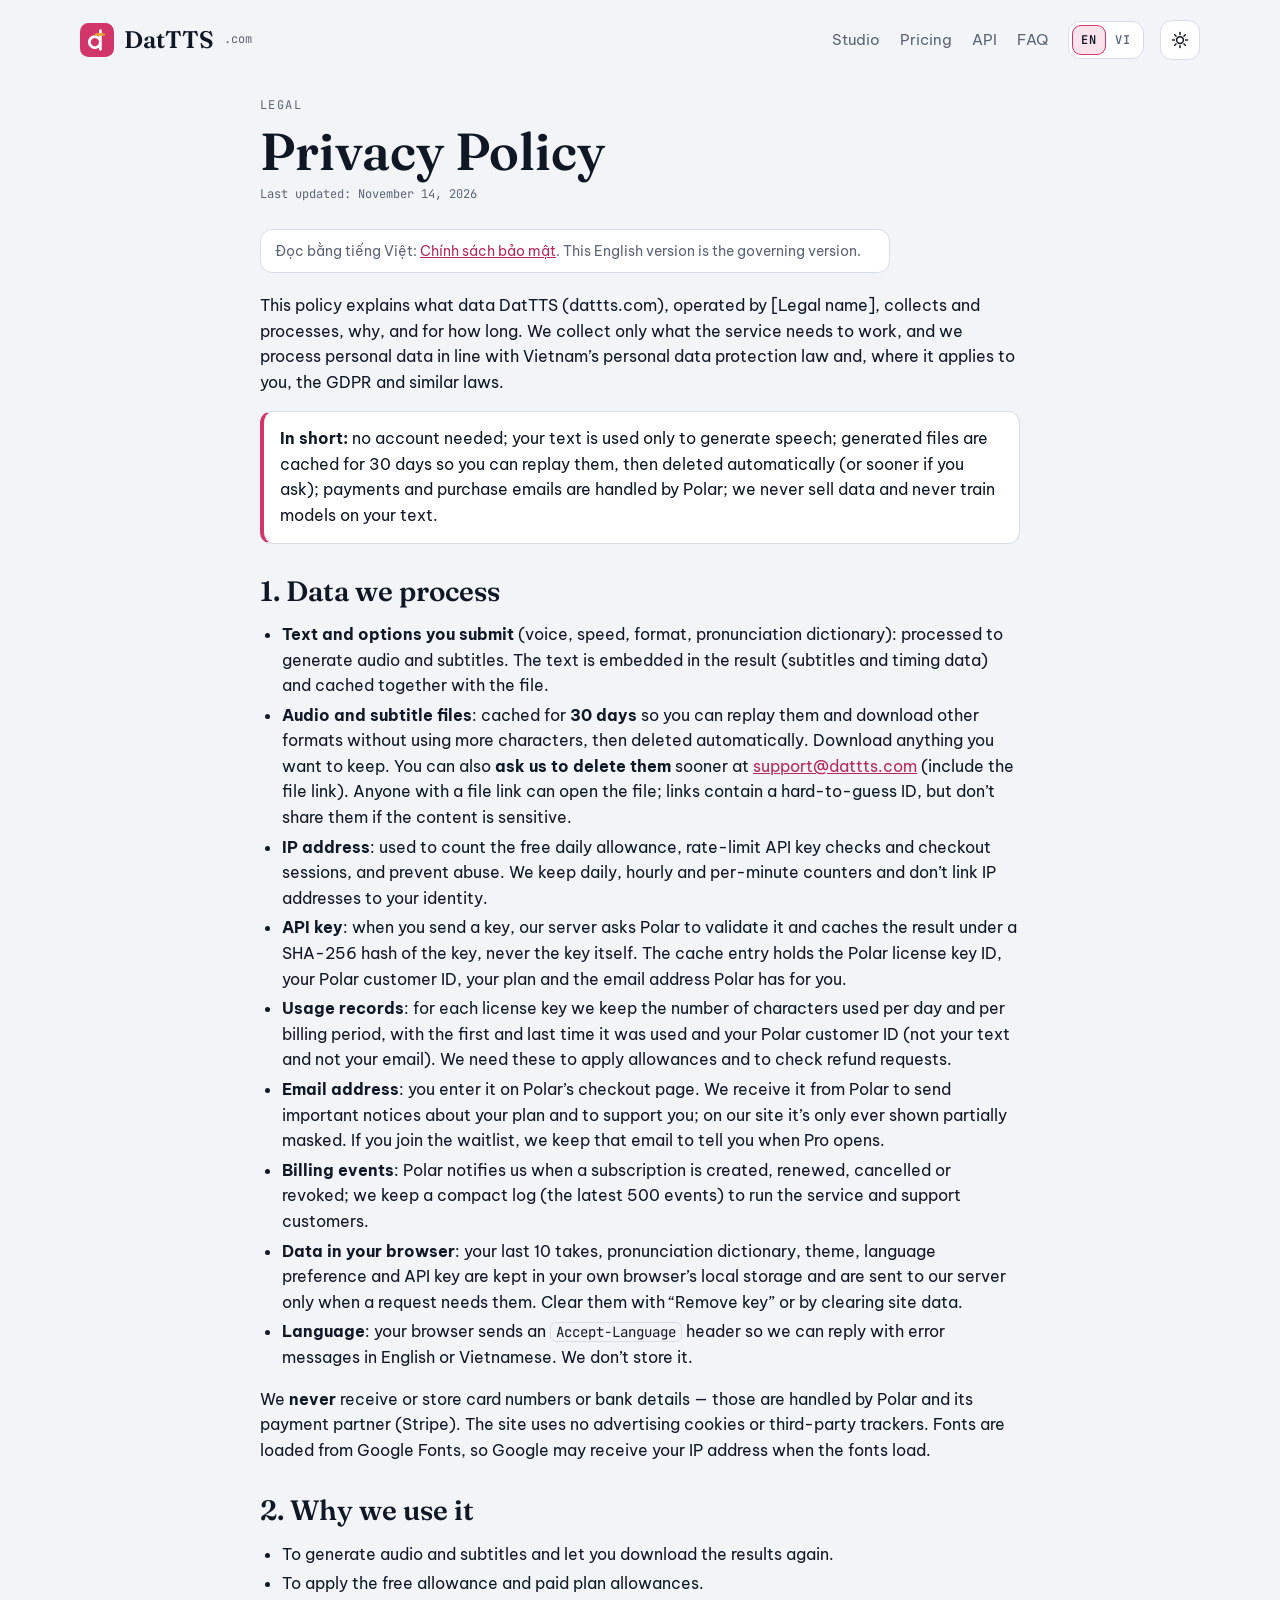
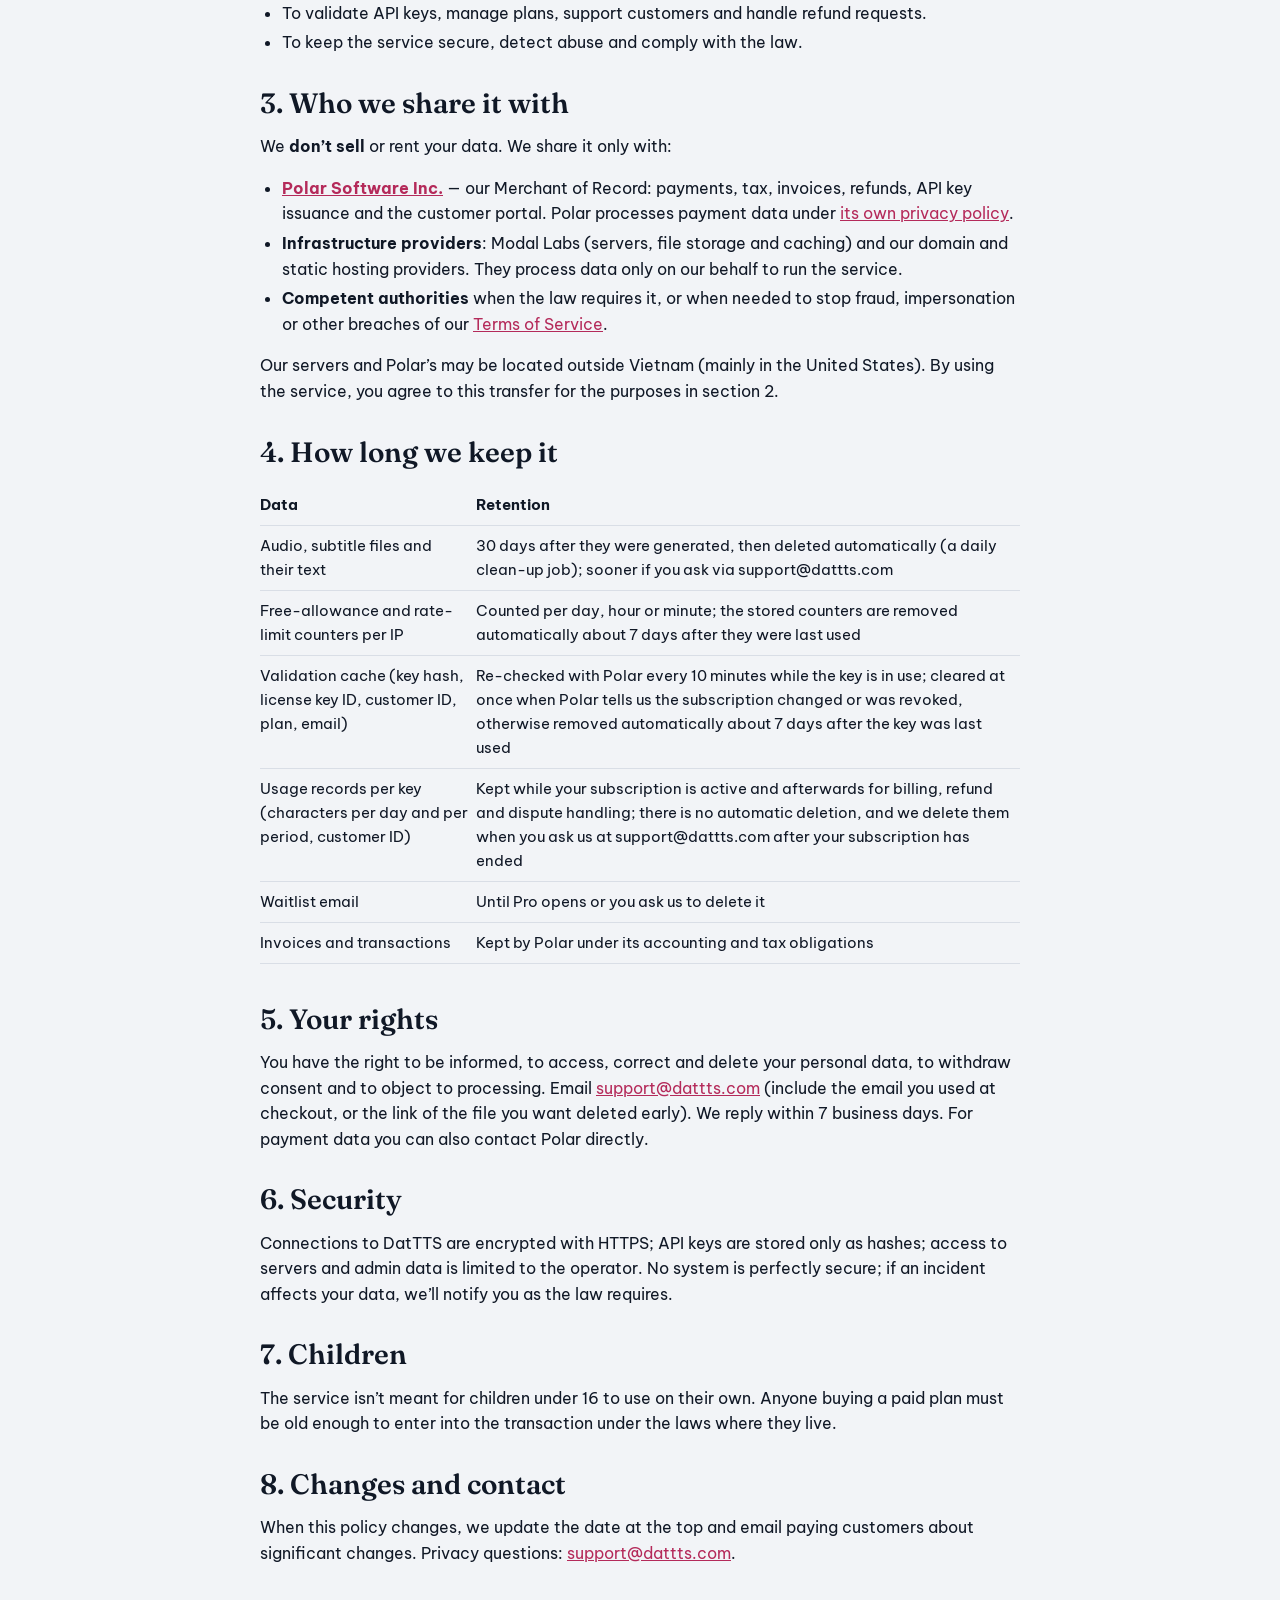
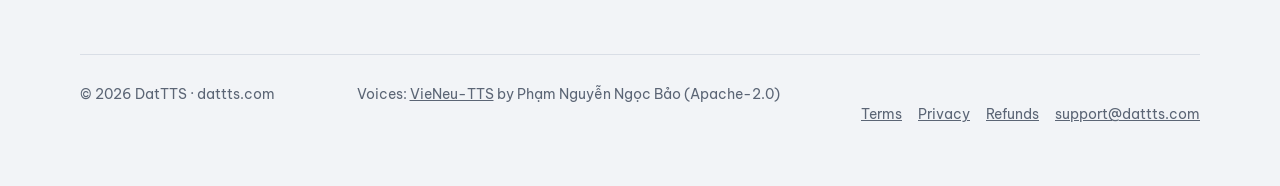
<file: web/privacy.html>
<!doctype html>
<html lang="en" data-page-lang="en" data-alt-href="bao-mat.html">
<head>
<meta charset="utf-8">
<meta name="viewport" content="width=device-width, initial-scale=1, viewport-fit=cover">
<title>Privacy Policy – DatTTS</title>
<meta name="description" content="How DatTTS collects, uses and stores data, and how Polar handles payments as Merchant of Record.">
<link rel="canonical" href="https://dattts.com/privacy.html">
<link rel="alternate" hreflang="en" href="https://dattts.com/privacy.html">
<link rel="alternate" hreflang="vi" href="https://dattts.com/bao-mat.html">
<link rel="alternate" hreflang="x-default" href="https://dattts.com/privacy.html">
<meta name="theme-color" content="#D63A6E">
<link rel="icon" href="data:image/svg+xml,%3Csvg xmlns='http://www.w3.org/2000/svg' viewBox='0 0 40 40'%3E%3Crect width='40' height='40' rx='10' fill='%23D63A6E'/%3E%3Cpath d='M24 9v22M24 22.5a6.5 6.5 0 1 1 0-.01' stroke='%23fff' stroke-width='3.2' fill='none' stroke-linecap='round'/%3E%3Cpath d='M19 13.5h9' stroke='%23E7A422' stroke-width='3' stroke-linecap='round'/%3E%3C/svg%3E">
<link rel="preconnect" href="https://fonts.googleapis.com">
<link rel="preconnect" href="https://fonts.gstatic.com" crossorigin>
<link rel="stylesheet" href="https://fonts.googleapis.com/css2?family=Be+Vietnam+Pro:wght@400;500;600;700&family=Fraunces:ital,opsz,wght@0,9..144,600;1,9..144,500;1,9..144,700&family=JetBrains+Mono:wght@400;600&display=swap&subset=vietnamese">
<script>try{var t=localStorage.getItem('dattts.theme');if(t==='light'||t==='dark')document.documentElement.dataset.theme=t}catch(e){}</script>
<link rel="stylesheet" href="styles.css">
</head>
<body class="subpage">
<a class="skip" href="#main" data-i18n="skip.main">Skip to main content</a>

<div class="wrap">
  <nav aria-label="Main navigation" data-i18n-attr="aria-label:nav.aria">
    <a class="logo" href="./" aria-label="DatTTS home" data-i18n-attr="aria-label:nav.home">
      <svg viewBox="0 0 40 40" aria-hidden="true"><rect width="40" height="40" rx="10" fill="var(--lotus)"/>
        <path d="M24 9v22M24 22.5a6.5 6.5 0 1 1 0-.01" stroke="#fff" stroke-width="3.2" fill="none" stroke-linecap="round"/>
        <path d="M19 13.5h9" stroke="var(--gold)" stroke-width="3" stroke-linecap="round"/></svg>
      DatTTS <small>.com</small>
    </a>
    <div class="navlinks"><a href="./#studio" data-i18n="nav.studio">Studio</a><a href="./#pricing" data-i18n="nav.pricing">Pricing</a><a href="./#api" data-i18n="nav.api">API</a><a href="./#faq" data-i18n="nav.faq">FAQ</a></div>
    <div class="langsw" role="group" aria-label="Language" data-i18n-attr="aria-label:lang.aria">
      <button type="button" data-lang="en" aria-pressed="true" lang="en" aria-label="English">EN</button><button type="button" data-lang="vi" aria-pressed="false" lang="vi" aria-label="Tiếng Việt">VI</button>
    </div>
    <button class="iconbtn" id="themeBtn" type="button" aria-label="Switch light/dark theme" title="Switch light/dark theme" data-i18n-attr="aria-label:theme.toggle;title:theme.toggle">
      <svg class="i-sun" viewBox="0 0 24 24" aria-hidden="true"><circle cx="12" cy="12" r="4.5"/><path d="M12 2v2.5M12 19.5V22M2 12h2.5M19.5 12H22M4.9 4.9l1.8 1.8M17.3 17.3l1.8 1.8M4.9 19.1l1.8-1.8M17.3 6.7l1.8-1.8"/></svg>
      <svg class="i-moon" viewBox="0 0 24 24" aria-hidden="true"><path d="M20 14.5A8 8 0 0 1 9.5 4a8 8 0 1 0 10.5 10.5z"/></svg>
    </button>
  </nav>

  <main id="main">
    <article class="doc">
      <div class="eyebrow" data-i18n="legal.eyebrow">Legal</div>
      <h1>Privacy Policy</h1>
      <p class="updated">Last updated: November 14, 2026</p>
      <p class="langnote"><span lang="vi">Đọc bằng tiếng Việt: <a href="bao-mat.html">Chính sách bảo mật</a></span>. This English version is the governing version.</p>

      <p>This policy explains what data DatTTS (dattts.com), operated by [Legal name], collects and processes, why, and for how long. We collect only what the service needs to work, and we process personal data in line with Vietnam’s personal data protection law and, where it applies to you, the GDPR and similar laws.</p>
      <div class="callout"><b>In short:</b> no account needed; your text is used only to generate speech; generated files are cached for 30 days so you can replay them, then deleted automatically (or sooner if you ask); payments and purchase emails are handled by Polar; we never sell data and never train models on your text.</div>

      <h2>1. Data we process</h2>
      <ul>
        <li><b>Text and options you submit</b> (voice, speed, format, pronunciation dictionary): processed to generate audio and subtitles. The text is embedded in the result (subtitles and timing data) and cached together with the file.</li>
        <li><b>Audio and subtitle files</b>: cached for <b>30 days</b> so you can replay them and download other formats without using more characters, then deleted automatically. Download anything you want to keep. You can also <b>ask us to delete them</b> sooner at <a href="mailto:support@dattts.com">support@dattts.com</a> (include the file link). Anyone with a file link can open the file; links contain a hard-to-guess ID, but don’t share them if the content is sensitive.</li>
        <li><b>IP address</b>: used to count the free daily allowance, rate-limit API key checks and checkout sessions, and prevent abuse. We keep daily, hourly and per-minute counters and don’t link IP addresses to your identity.</li>
        <li><b>API key</b>: when you send a key, our server asks Polar to validate it and caches the result under a SHA-256 hash of the key, never the key itself. The cache entry holds the Polar license key ID, your Polar customer ID, your plan and the email address Polar has for you.</li>
        <li><b>Usage records</b>: for each license key we keep the number of characters used per day and per billing period, with the first and last time it was used and your Polar customer ID (not your text and not your email). We need these to apply allowances and to check refund requests.</li>
        <li><b>Email address</b>: you enter it on Polar’s checkout page. We receive it from Polar to send important notices about your plan and to support you; on our site it’s only ever shown partially masked. If you join the waitlist, we keep that email to tell you when Pro opens.</li>
        <li><b>Billing events</b>: Polar notifies us when a subscription is created, renewed, cancelled or revoked; we keep a compact log (the latest 500 events) to run the service and support customers.</li>
        <li><b>Data in your browser</b>: your last 10 takes, pronunciation dictionary, theme, language preference and API key are kept in your own browser’s local storage and are sent to our server only when a request needs them. Clear them with “Remove key” or by clearing site data.</li>
        <li><b>Language</b>: your browser sends an <code>Accept-Language</code> header so we can reply with error messages in English or Vietnamese. We don’t store it.</li>
      </ul>
      <p>We <b>never</b> receive or store card numbers or bank details — those are handled by Polar and its payment partner (Stripe). The site uses no advertising cookies or third-party trackers. Fonts are loaded from Google Fonts, so Google may receive your IP address when the fonts load.</p>

      <h2>2. Why we use it</h2>
      <ul>
        <li>To generate audio and subtitles and let you download the results again.</li>
        <li>To apply the free allowance and paid plan allowances.</li>
        <li>To validate API keys, manage plans, support customers and handle refund requests.</li>
        <li>To keep the service secure, detect abuse and comply with the law.</li>
      </ul>

      <h2>3. Who we share it with</h2>
      <p>We <b>don’t sell</b> or rent your data. We share it only with:</p>
      <ul>
        <li><b><a href="https://polar.sh" rel="noopener">Polar Software Inc.</a></b> — our Merchant of Record: payments, tax, invoices, refunds, API key issuance and the customer portal. Polar processes payment data under <a href="https://polar.sh/legal/privacy" rel="noopener">its own privacy policy</a>.</li>
        <li><b>Infrastructure providers</b>: Modal Labs (servers, file storage and caching) and our domain and static hosting providers. They process data only on our behalf to run the service.</li>
        <li><b>Competent authorities</b> when the law requires it, or when needed to stop fraud, impersonation or other breaches of our <a href="terms.html">Terms of Service</a>.</li>
      </ul>
      <p>Our servers and Polar’s may be located outside Vietnam (mainly in the United States). By using the service, you agree to this transfer for the purposes in section 2.</p>

      <h2>4. How long we keep it</h2>
      <div class="tblwrap"><table>
        <thead><tr><th>Data</th><th>Retention</th></tr></thead>
        <tbody>
          <tr><td>Audio, subtitle files and their text</td><td>30 days after they were generated, then deleted automatically (a daily clean-up job); sooner if you ask via support@dattts.com</td></tr>
          <tr><td>Free-allowance and rate-limit counters per IP</td><td>Counted per day, hour or minute; the stored counters are removed automatically about 7 days after they were last used</td></tr>
          <tr><td>Validation cache (key hash, license key ID, customer ID, plan, email)</td><td>Re-checked with Polar every 10 minutes while the key is in use; cleared at once when Polar tells us the subscription changed or was revoked, otherwise removed automatically about 7 days after the key was last used</td></tr>
          <tr><td>Usage records per key (characters per day and per period, customer ID)</td><td>Kept while your subscription is active and afterwards for billing, refund and dispute handling; there is no automatic deletion, and we delete them when you ask us at support@dattts.com after your subscription has ended</td></tr>
          <tr><td>Waitlist email</td><td>Until Pro opens or you ask us to delete it</td></tr>
          <tr><td>Invoices and transactions</td><td>Kept by Polar under its accounting and tax obligations</td></tr>
        </tbody>
      </table></div>

      <h2>5. Your rights</h2>
      <p>You have the right to be informed, to access, correct and delete your personal data, to withdraw consent and to object to processing. Email <a href="mailto:support@dattts.com">support@dattts.com</a> (include the email you used at checkout, or the link of the file you want deleted early). We reply within 7 business days. For payment data you can also contact Polar directly.</p>

      <h2>6. Security</h2>
      <p>Connections to DatTTS are encrypted with HTTPS; API keys are stored only as hashes; access to servers and admin data is limited to the operator. No system is perfectly secure; if an incident affects your data, we’ll notify you as the law requires.</p>

      <h2>7. Children</h2>
      <p>The service isn’t meant for children under 16 to use on their own. Anyone buying a paid plan must be old enough to enter into the transaction under the laws where they live.</p>

      <h2>8. Changes and contact</h2>
      <p>When this policy changes, we update the date at the top and email paying customers about significant changes. Privacy questions: <a href="mailto:support@dattts.com">support@dattts.com</a>.</p>
    </article>
  </main>

  <footer>
    <span>© 2026 DatTTS · dattts.com</span>
    <span><span data-i18n="footer.credit">Voices:</span> <a href="https://huggingface.co/pnnbao-ump/VieNeu-TTS-v3-Turbo" rel="noopener">VieNeu-TTS</a> <span data-i18n="footer.creditBy">by</span> <span lang="vi">Phạm Nguyễn Ngọc Bảo</span> (Apache-2.0)</span>
    <nav class="footlinks" aria-label="Policies" data-i18n-attr="aria-label:footer.aria"><a href="terms.html" data-href-vi="dieu-khoan.html" data-i18n="footer.terms">Terms</a><a href="privacy.html" data-href-vi="bao-mat.html" data-i18n="footer.privacy">Privacy</a><a href="refund.html" data-href-vi="hoan-tien.html" data-i18n="footer.refund">Refunds</a><a href="mailto:support@dattts.com">support@dattts.com</a></nav>
  </footer>
</div>

<script src="i18n.js"></script>
<script src="config.js"></script>
<script src="site.js"></script>
</body>
</html>
</file>
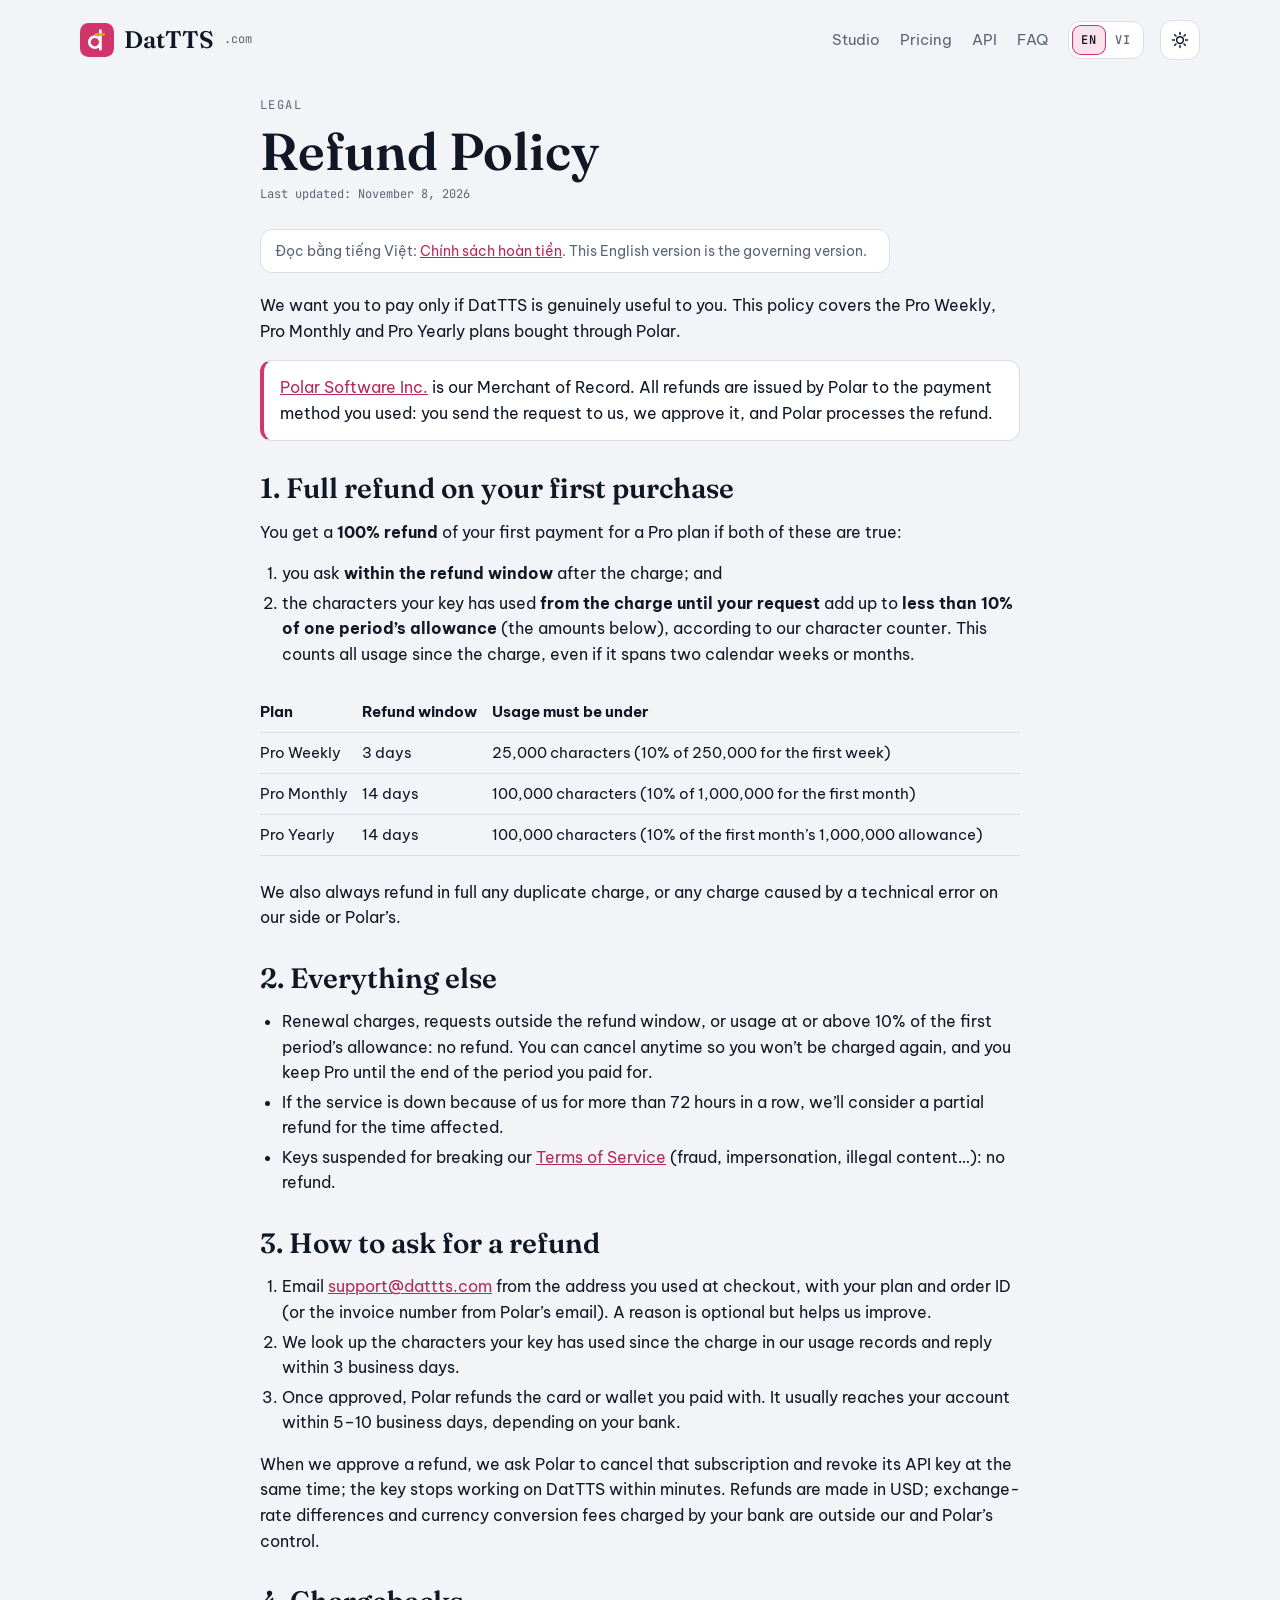
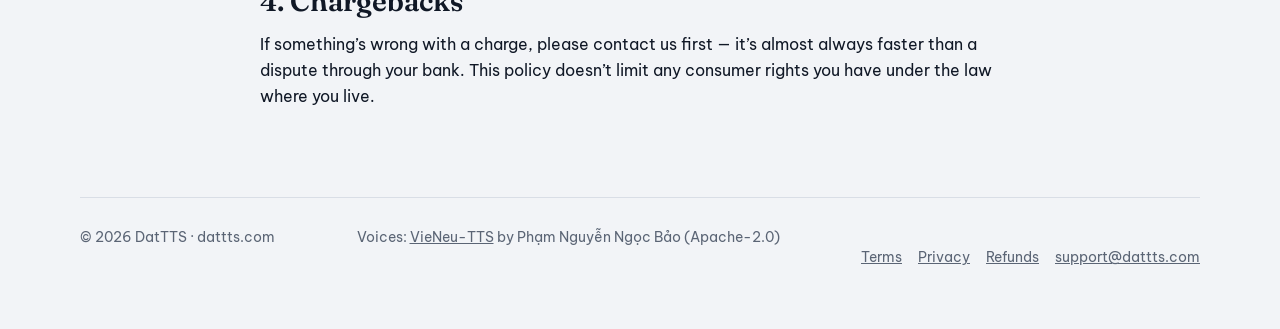
<file: web/refund.html>
<!doctype html>
<html lang="en" data-page-lang="en" data-alt-href="hoan-tien.html">
<head>
<meta charset="utf-8">
<meta name="viewport" content="width=device-width, initial-scale=1, viewport-fit=cover">
<title>Refund Policy – DatTTS</title>
<meta name="description" content="DatTTS refund policy for Pro Weekly, Monthly and Yearly plans. Refunds are processed by Polar, our Merchant of Record.">
<link rel="canonical" href="https://dattts.com/refund.html">
<link rel="alternate" hreflang="en" href="https://dattts.com/refund.html">
<link rel="alternate" hreflang="vi" href="https://dattts.com/hoan-tien.html">
<link rel="alternate" hreflang="x-default" href="https://dattts.com/refund.html">
<meta name="theme-color" content="#D63A6E">
<link rel="icon" href="data:image/svg+xml,%3Csvg xmlns='http://www.w3.org/2000/svg' viewBox='0 0 40 40'%3E%3Crect width='40' height='40' rx='10' fill='%23D63A6E'/%3E%3Cpath d='M24 9v22M24 22.5a6.5 6.5 0 1 1 0-.01' stroke='%23fff' stroke-width='3.2' fill='none' stroke-linecap='round'/%3E%3Cpath d='M19 13.5h9' stroke='%23E7A422' stroke-width='3' stroke-linecap='round'/%3E%3C/svg%3E">
<link rel="preconnect" href="https://fonts.googleapis.com">
<link rel="preconnect" href="https://fonts.gstatic.com" crossorigin>
<link rel="stylesheet" href="https://fonts.googleapis.com/css2?family=Be+Vietnam+Pro:wght@400;500;600;700&family=Fraunces:ital,opsz,wght@0,9..144,600;1,9..144,500;1,9..144,700&family=JetBrains+Mono:wght@400;600&display=swap&subset=vietnamese">
<script>try{var t=localStorage.getItem('dattts.theme');if(t==='light'||t==='dark')document.documentElement.dataset.theme=t}catch(e){}</script>
<link rel="stylesheet" href="styles.css">
</head>
<body class="subpage">
<a class="skip" href="#main" data-i18n="skip.main">Skip to main content</a>

<div class="wrap">
  <nav aria-label="Main navigation" data-i18n-attr="aria-label:nav.aria">
    <a class="logo" href="./" aria-label="DatTTS home" data-i18n-attr="aria-label:nav.home">
      <svg viewBox="0 0 40 40" aria-hidden="true"><rect width="40" height="40" rx="10" fill="var(--lotus)"/>
        <path d="M24 9v22M24 22.5a6.5 6.5 0 1 1 0-.01" stroke="#fff" stroke-width="3.2" fill="none" stroke-linecap="round"/>
        <path d="M19 13.5h9" stroke="var(--gold)" stroke-width="3" stroke-linecap="round"/></svg>
      DatTTS <small>.com</small>
    </a>
    <div class="navlinks"><a href="./#studio" data-i18n="nav.studio">Studio</a><a href="./#pricing" data-i18n="nav.pricing">Pricing</a><a href="./#api" data-i18n="nav.api">API</a><a href="./#faq" data-i18n="nav.faq">FAQ</a></div>
    <div class="langsw" role="group" aria-label="Language" data-i18n-attr="aria-label:lang.aria">
      <button type="button" data-lang="en" aria-pressed="true" lang="en" aria-label="English">EN</button><button type="button" data-lang="vi" aria-pressed="false" lang="vi" aria-label="Tiếng Việt">VI</button>
    </div>
    <button class="iconbtn" id="themeBtn" type="button" aria-label="Switch light/dark theme" title="Switch light/dark theme" data-i18n-attr="aria-label:theme.toggle;title:theme.toggle">
      <svg class="i-sun" viewBox="0 0 24 24" aria-hidden="true"><circle cx="12" cy="12" r="4.5"/><path d="M12 2v2.5M12 19.5V22M2 12h2.5M19.5 12H22M4.9 4.9l1.8 1.8M17.3 17.3l1.8 1.8M4.9 19.1l1.8-1.8M17.3 6.7l1.8-1.8"/></svg>
      <svg class="i-moon" viewBox="0 0 24 24" aria-hidden="true"><path d="M20 14.5A8 8 0 0 1 9.5 4a8 8 0 1 0 10.5 10.5z"/></svg>
    </button>
  </nav>

  <main id="main">
    <article class="doc">
      <div class="eyebrow" data-i18n="legal.eyebrow">Legal</div>
      <h1>Refund Policy</h1>
      <p class="updated">Last updated: November 8, 2026</p>
      <p class="langnote"><span lang="vi">Đọc bằng tiếng Việt: <a href="hoan-tien.html">Chính sách hoàn tiền</a></span>. This English version is the governing version.</p>

      <p>We want you to pay only if DatTTS is genuinely useful to you. This policy covers the Pro Weekly, Pro Monthly and Pro Yearly plans bought through Polar.</p>
      <div class="callout"><a href="https://polar.sh" rel="noopener">Polar Software Inc.</a> is our Merchant of Record. All refunds are issued by Polar to the payment method you used: you send the request to us, we approve it, and Polar processes the refund.</div>

      <h2>1. Full refund on your first purchase</h2>
      <p>You get a <b>100% refund</b> of your first payment for a Pro plan if both of these are true:</p>
      <ol>
        <li>you ask <b>within the refund window</b> after the charge; and</li>
        <li>the characters your key has used <b>from the charge until your request</b> add up to <b>less than 10% of one period’s allowance</b> (the amounts below), according to our character counter. This counts all usage since the charge, even if it spans two calendar weeks or months.</li>
      </ol>
      <div class="tblwrap"><table>
        <thead><tr><th>Plan</th><th>Refund window</th><th>Usage must be under</th></tr></thead>
        <tbody>
          <tr><td>Pro Weekly</td><td>3 days</td><td>25,000 characters (10% of 250,000 for the first week)</td></tr>
          <tr><td>Pro Monthly</td><td>14 days</td><td>100,000 characters (10% of 1,000,000 for the first month)</td></tr>
          <tr><td>Pro Yearly</td><td>14 days</td><td>100,000 characters (10% of the first month’s 1,000,000 allowance)</td></tr>
        </tbody>
      </table></div>
      <p>We also always refund in full any duplicate charge, or any charge caused by a technical error on our side or Polar’s.</p>

      <h2>2. Everything else</h2>
      <ul>
        <li>Renewal charges, requests outside the refund window, or usage at or above 10% of the first period’s allowance: no refund. You can cancel anytime so you won’t be charged again, and you keep Pro until the end of the period you paid for.</li>
        <li>If the service is down because of us for more than 72 hours in a row, we’ll consider a partial refund for the time affected.</li>
        <li>Keys suspended for breaking our <a href="terms.html">Terms of Service</a> (fraud, impersonation, illegal content…): no refund.</li>
      </ul>

      <h2>3. How to ask for a refund</h2>
      <ol>
        <li>Email <a href="mailto:support@dattts.com?subject=Refund%20request">support@dattts.com</a> from the address you used at checkout, with your plan and order ID (or the invoice number from Polar’s email). A reason is optional but helps us improve.</li>
        <li>We look up the characters your key has used since the charge in our usage records and reply within 3 business days.</li>
        <li>Once approved, Polar refunds the card or wallet you paid with. It usually reaches your account within 5–10 business days, depending on your bank.</li>
      </ol>
      <p>When we approve a refund, we ask Polar to cancel that subscription and revoke its API key at the same time; the key stops working on DatTTS within minutes. Refunds are made in USD; exchange-rate differences and currency conversion fees charged by your bank are outside our and Polar’s control.</p>

      <h2>4. Chargebacks</h2>
      <p>If something’s wrong with a charge, please contact us first — it’s almost always faster than a dispute through your bank. This policy doesn’t limit any consumer rights you have under the law where you live.</p>
    </article>
  </main>

  <footer>
    <span>© 2026 DatTTS · dattts.com</span>
    <span><span data-i18n="footer.credit">Voices:</span> <a href="https://huggingface.co/pnnbao-ump/VieNeu-TTS-v3-Turbo" rel="noopener">VieNeu-TTS</a> <span data-i18n="footer.creditBy">by</span> <span lang="vi">Phạm Nguyễn Ngọc Bảo</span> (Apache-2.0)</span>
    <nav class="footlinks" aria-label="Policies" data-i18n-attr="aria-label:footer.aria"><a href="terms.html" data-href-vi="dieu-khoan.html" data-i18n="footer.terms">Terms</a><a href="privacy.html" data-href-vi="bao-mat.html" data-i18n="footer.privacy">Privacy</a><a href="refund.html" data-href-vi="hoan-tien.html" data-i18n="footer.refund">Refunds</a><a href="mailto:support@dattts.com">support@dattts.com</a></nav>
  </footer>
</div>

<script src="i18n.js"></script>
<script src="config.js"></script>
<script src="site.js"></script>
</body>
</html>
</file>
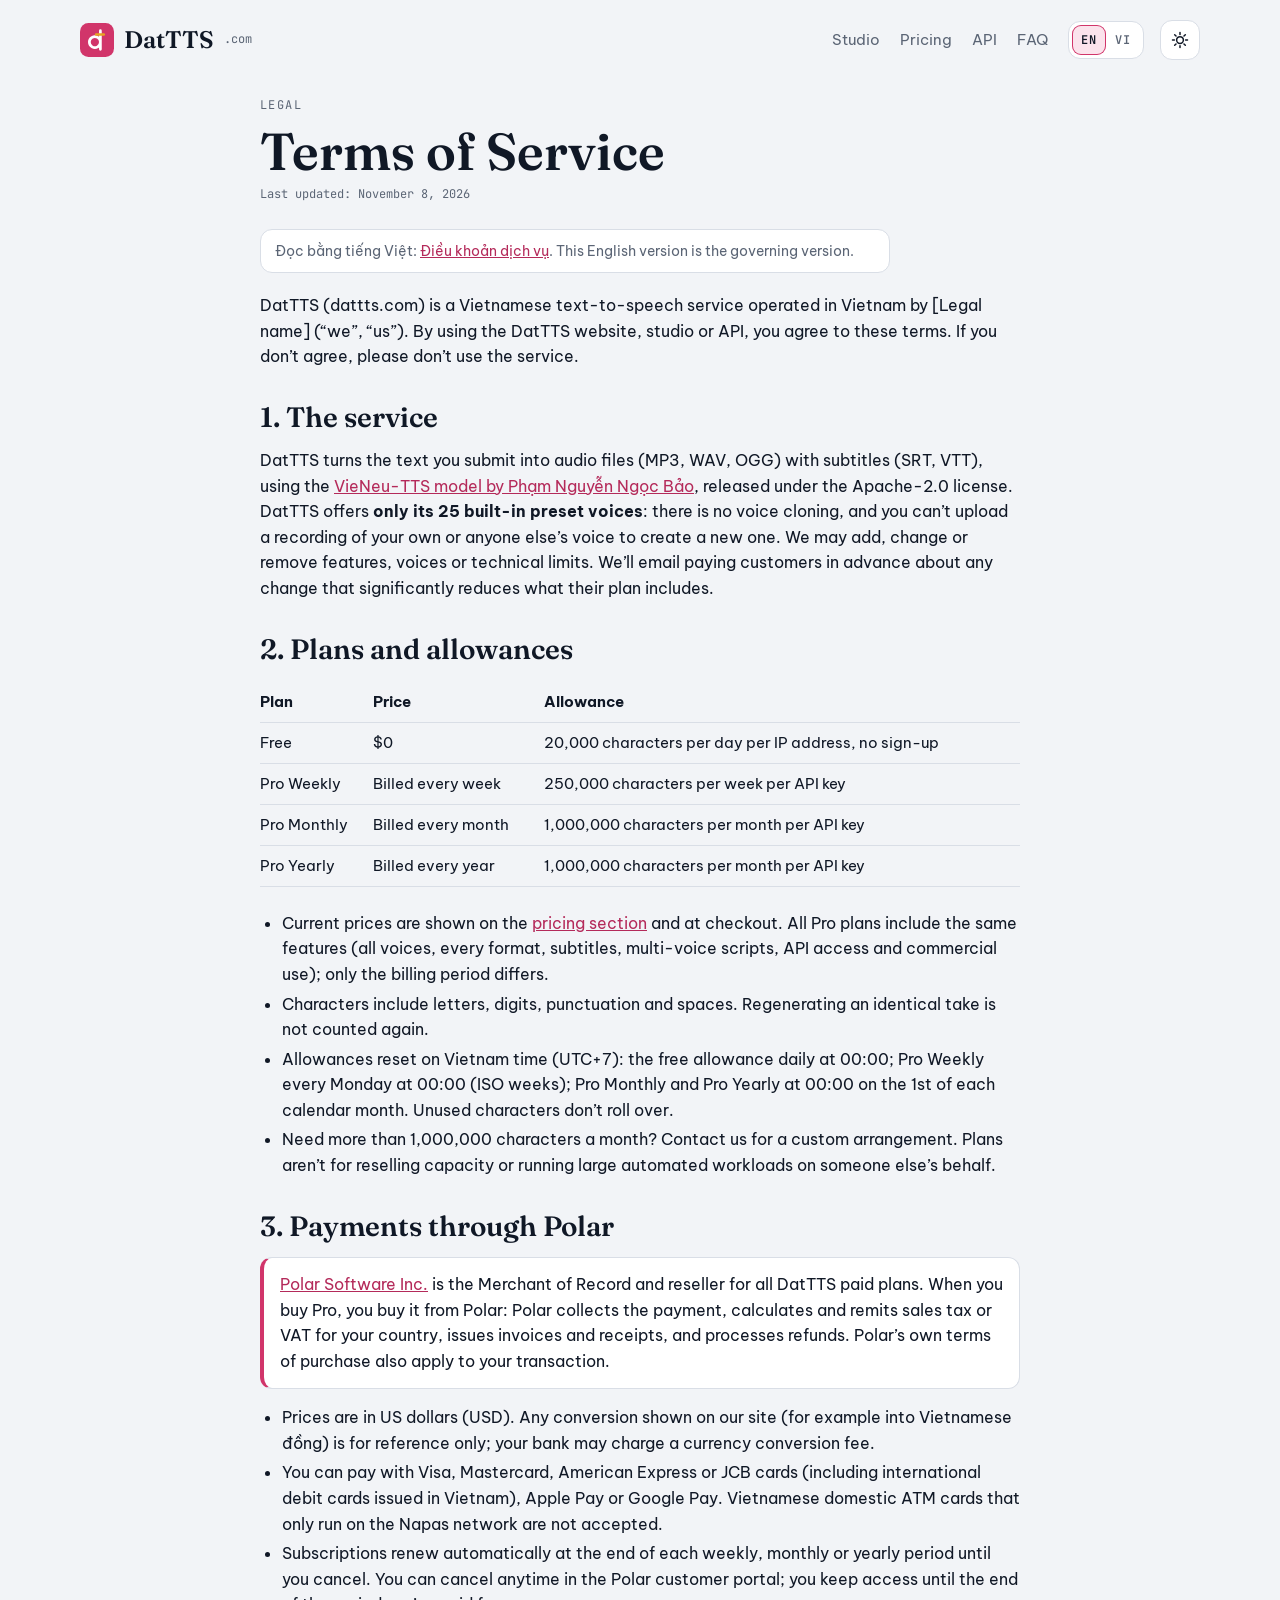
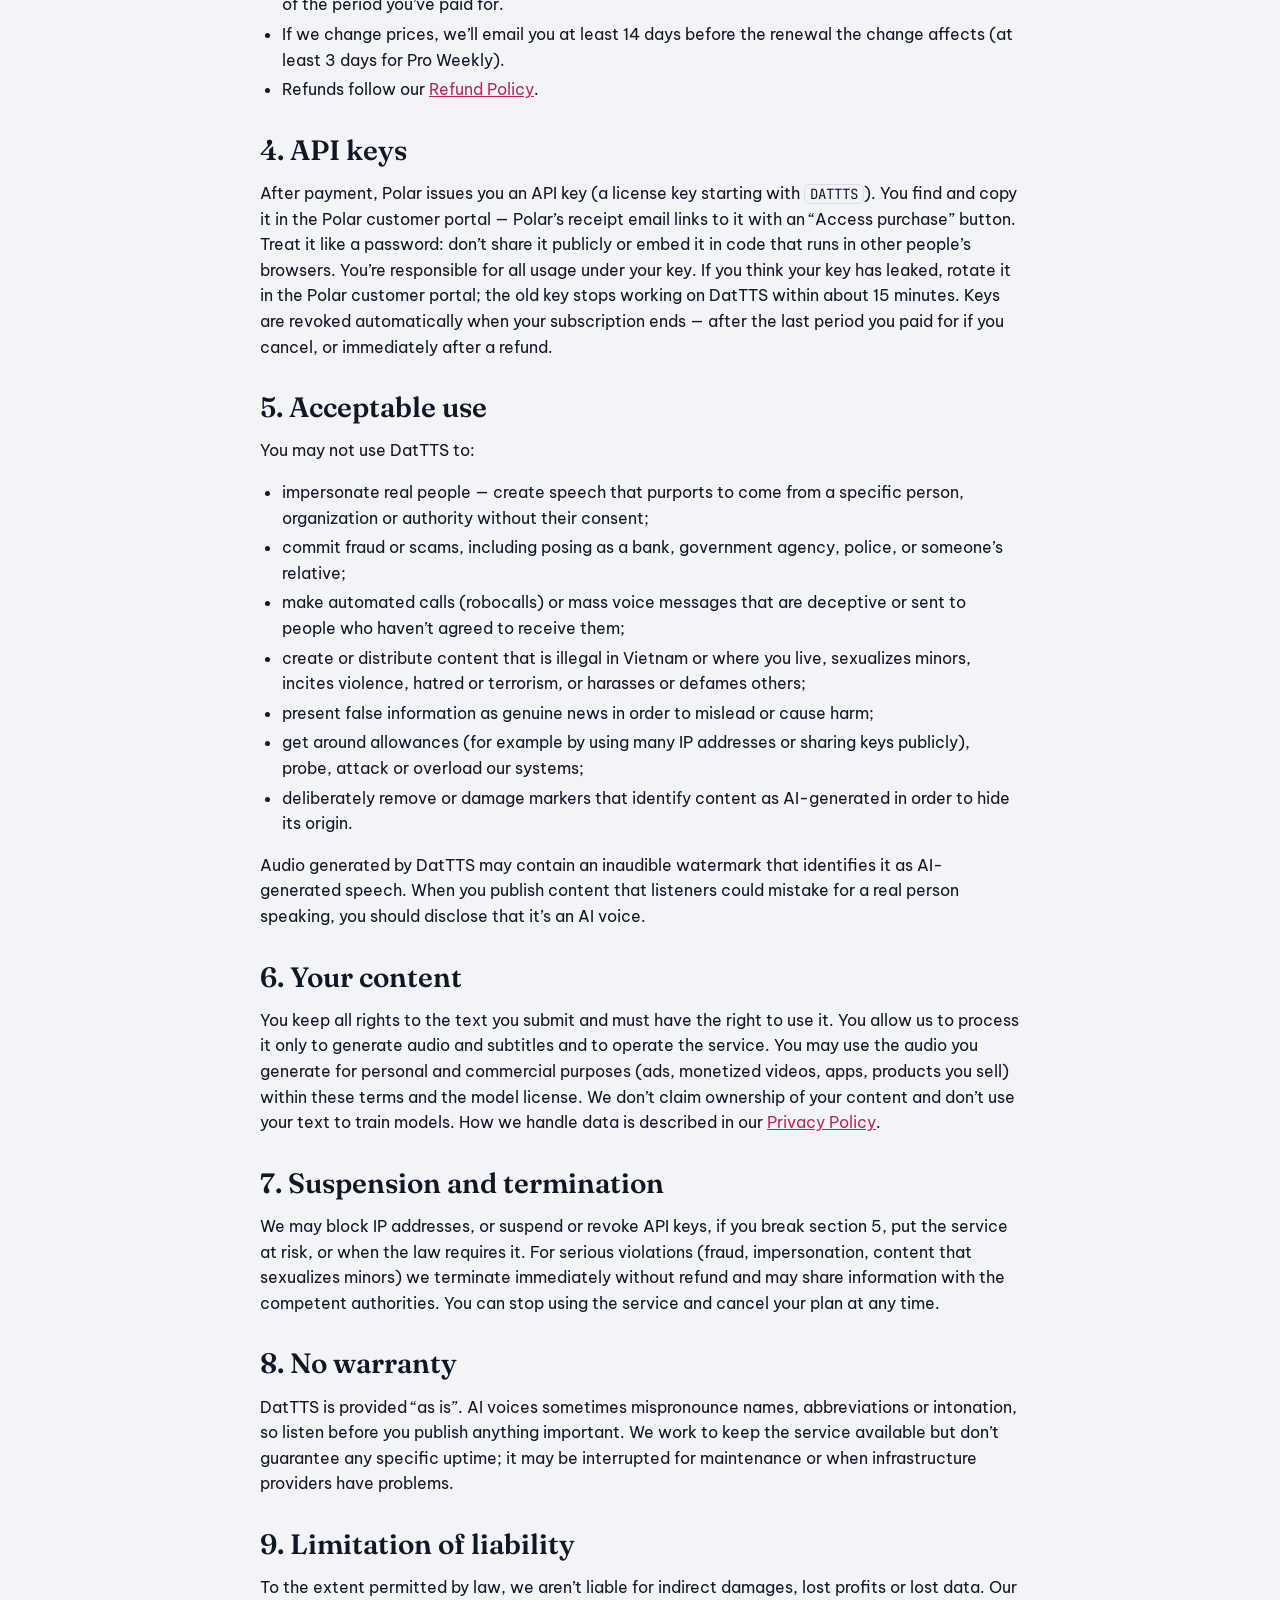
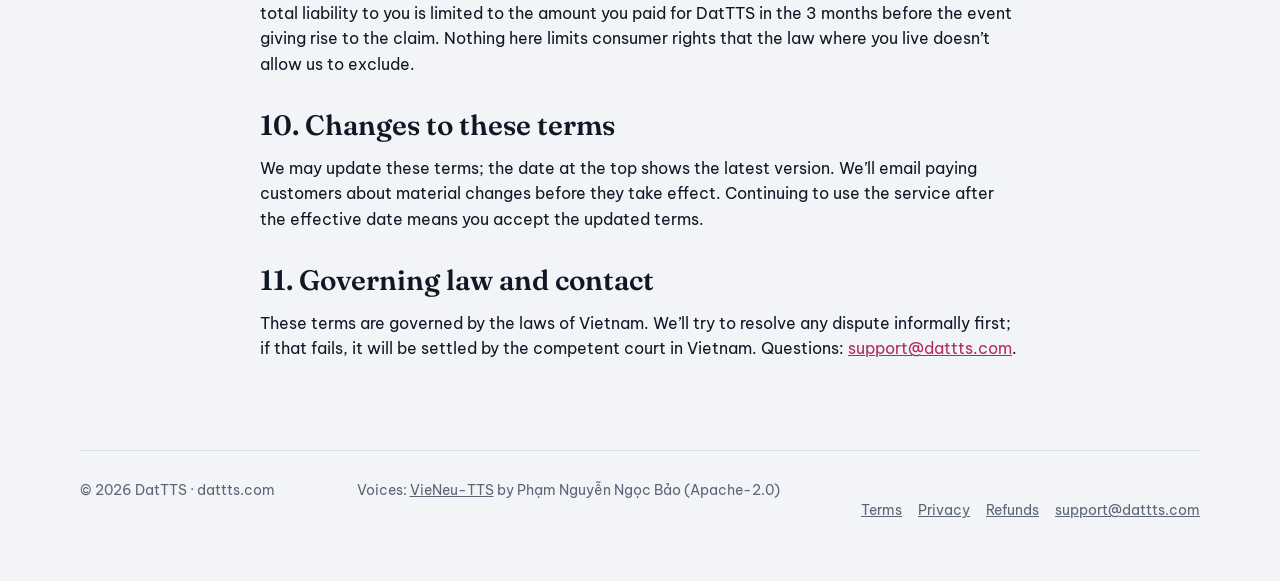
<file: web/terms.html>
<!doctype html>
<html lang="en" data-page-lang="en" data-alt-href="dieu-khoan.html">
<head>
<meta charset="utf-8">
<meta name="viewport" content="width=device-width, initial-scale=1, viewport-fit=cover">
<title>Terms of Service – DatTTS</title>
<meta name="description" content="DatTTS Terms of Service: plans and allowances, payments through Polar (Merchant of Record), acceptable use.">
<link rel="canonical" href="https://dattts.com/terms.html">
<link rel="alternate" hreflang="en" href="https://dattts.com/terms.html">
<link rel="alternate" hreflang="vi" href="https://dattts.com/dieu-khoan.html">
<link rel="alternate" hreflang="x-default" href="https://dattts.com/terms.html">
<meta name="theme-color" content="#D63A6E">
<link rel="icon" href="data:image/svg+xml,%3Csvg xmlns='http://www.w3.org/2000/svg' viewBox='0 0 40 40'%3E%3Crect width='40' height='40' rx='10' fill='%23D63A6E'/%3E%3Cpath d='M24 9v22M24 22.5a6.5 6.5 0 1 1 0-.01' stroke='%23fff' stroke-width='3.2' fill='none' stroke-linecap='round'/%3E%3Cpath d='M19 13.5h9' stroke='%23E7A422' stroke-width='3' stroke-linecap='round'/%3E%3C/svg%3E">
<link rel="preconnect" href="https://fonts.googleapis.com">
<link rel="preconnect" href="https://fonts.gstatic.com" crossorigin>
<link rel="stylesheet" href="https://fonts.googleapis.com/css2?family=Be+Vietnam+Pro:wght@400;500;600;700&family=Fraunces:ital,opsz,wght@0,9..144,600;1,9..144,500;1,9..144,700&family=JetBrains+Mono:wght@400;600&display=swap&subset=vietnamese">
<script>try{var t=localStorage.getItem('dattts.theme');if(t==='light'||t==='dark')document.documentElement.dataset.theme=t}catch(e){}</script>
<link rel="stylesheet" href="styles.css">
</head>
<body class="subpage">
<a class="skip" href="#main" data-i18n="skip.main">Skip to main content</a>

<div class="wrap">
  <nav aria-label="Main navigation" data-i18n-attr="aria-label:nav.aria">
    <a class="logo" href="./" aria-label="DatTTS home" data-i18n-attr="aria-label:nav.home">
      <svg viewBox="0 0 40 40" aria-hidden="true"><rect width="40" height="40" rx="10" fill="var(--lotus)"/>
        <path d="M24 9v22M24 22.5a6.5 6.5 0 1 1 0-.01" stroke="#fff" stroke-width="3.2" fill="none" stroke-linecap="round"/>
        <path d="M19 13.5h9" stroke="var(--gold)" stroke-width="3" stroke-linecap="round"/></svg>
      DatTTS <small>.com</small>
    </a>
    <div class="navlinks"><a href="./#studio" data-i18n="nav.studio">Studio</a><a href="./#pricing" data-i18n="nav.pricing">Pricing</a><a href="./#api" data-i18n="nav.api">API</a><a href="./#faq" data-i18n="nav.faq">FAQ</a></div>
    <div class="langsw" role="group" aria-label="Language" data-i18n-attr="aria-label:lang.aria">
      <button type="button" data-lang="en" aria-pressed="true" lang="en" aria-label="English">EN</button><button type="button" data-lang="vi" aria-pressed="false" lang="vi" aria-label="Tiếng Việt">VI</button>
    </div>
    <button class="iconbtn" id="themeBtn" type="button" aria-label="Switch light/dark theme" title="Switch light/dark theme" data-i18n-attr="aria-label:theme.toggle;title:theme.toggle">
      <svg class="i-sun" viewBox="0 0 24 24" aria-hidden="true"><circle cx="12" cy="12" r="4.5"/><path d="M12 2v2.5M12 19.5V22M2 12h2.5M19.5 12H22M4.9 4.9l1.8 1.8M17.3 17.3l1.8 1.8M4.9 19.1l1.8-1.8M17.3 6.7l1.8-1.8"/></svg>
      <svg class="i-moon" viewBox="0 0 24 24" aria-hidden="true"><path d="M20 14.5A8 8 0 0 1 9.5 4a8 8 0 1 0 10.5 10.5z"/></svg>
    </button>
  </nav>

  <main id="main">
    <article class="doc">
      <div class="eyebrow" data-i18n="legal.eyebrow">Legal</div>
      <h1>Terms of Service</h1>
      <p class="updated">Last updated: November 8, 2026</p>
      <p class="langnote"><span lang="vi">Đọc bằng tiếng Việt: <a href="dieu-khoan.html">Điều khoản dịch vụ</a></span>. This English version is the governing version.</p>

      <p>DatTTS (dattts.com) is a Vietnamese text-to-speech service operated in Vietnam by [Legal name] (“we”, “us”). By using the DatTTS website, studio or API, you agree to these terms. If you don’t agree, please don’t use the service.</p>

      <h2>1. The service</h2>
      <p>DatTTS turns the text you submit into audio files (MP3, WAV, OGG) with subtitles (SRT, VTT), using the <a href="https://huggingface.co/pnnbao-ump/VieNeu-TTS-v3-Turbo" rel="noopener">VieNeu-TTS model by Phạm Nguyễn Ngọc Bảo</a>, released under the Apache-2.0 license. DatTTS offers <b>only its 25 built-in preset voices</b>: there is no voice cloning, and you can’t upload a recording of your own or anyone else’s voice to create a new one. We may add, change or remove features, voices or technical limits. We’ll email paying customers in advance about any change that significantly reduces what their plan includes.</p>

      <h2>2. Plans and allowances</h2>
      <div class="tblwrap"><table>
        <thead><tr><th>Plan</th><th>Price</th><th>Allowance</th></tr></thead>
        <tbody>
          <tr><td>Free</td><td>$0</td><td>20,000 characters per day per IP address, no sign-up</td></tr>
          <tr><td>Pro Weekly</td><td>Billed every week</td><td>250,000 characters per week per API key</td></tr>
          <tr><td>Pro Monthly</td><td>Billed every month</td><td>1,000,000 characters per month per API key</td></tr>
          <tr><td>Pro Yearly</td><td>Billed every year</td><td>1,000,000 characters per month per API key</td></tr>
        </tbody>
      </table></div>
      <ul>
        <li>Current prices are shown on the <a href="./#pricing">pricing section</a> and at checkout. All Pro plans include the same features (all voices, every format, subtitles, multi-voice scripts, API access and commercial use); only the billing period differs.</li>
        <li>Characters include letters, digits, punctuation and spaces. Regenerating an identical take is not counted again.</li>
        <li>Allowances reset on Vietnam time (UTC+7): the free allowance daily at 00:00; Pro Weekly every Monday at 00:00 (ISO weeks); Pro Monthly and Pro Yearly at 00:00 on the 1st of each calendar month. Unused characters don’t roll over.</li>
        <li>Need more than 1,000,000 characters a month? Contact us for a custom arrangement. Plans aren’t for reselling capacity or running large automated workloads on someone else’s behalf.</li>
      </ul>

      <h2>3. Payments through Polar</h2>
      <div class="callout"><a href="https://polar.sh" rel="noopener">Polar Software Inc.</a> is the Merchant of Record and reseller for all DatTTS paid plans. When you buy Pro, you buy it from Polar: Polar collects the payment, calculates and remits sales tax or VAT for your country, issues invoices and receipts, and processes refunds. Polar’s own terms of purchase also apply to your transaction.</div>
      <ul>
        <li>Prices are in US dollars (USD). Any conversion shown on our site (for example into Vietnamese đồng) is for reference only; your bank may charge a currency conversion fee.</li>
        <li>You can pay with Visa, Mastercard, American Express or JCB cards (including international debit cards issued in Vietnam), Apple Pay or Google Pay. Vietnamese domestic ATM cards that only run on the Napas network are not accepted.</li>
        <li>Subscriptions renew automatically at the end of each weekly, monthly or yearly period until you cancel. You can cancel anytime in the Polar customer portal; you keep access until the end of the period you’ve paid for.</li>
        <li>If we change prices, we’ll email you at least 14 days before the renewal the change affects (at least 3 days for Pro Weekly).</li>
        <li>Refunds follow our <a href="refund.html">Refund Policy</a>.</li>
      </ul>

      <h2>4. API keys</h2>
      <p>After payment, Polar issues you an API key (a license key starting with <code>DATTTS</code>). You find and copy it in the Polar customer portal — Polar’s receipt email links to it with an “Access purchase” button. Treat it like a password: don’t share it publicly or embed it in code that runs in other people’s browsers. You’re responsible for all usage under your key. If you think your key has leaked, rotate it in the Polar customer portal; the old key stops working on DatTTS within about 15 minutes. Keys are revoked automatically when your subscription ends — after the last period you paid for if you cancel, or immediately after a refund.</p>

      <h2>5. Acceptable use</h2>
      <p>You may not use DatTTS to:</p>
      <ul>
        <li>impersonate real people — create speech that purports to come from a specific person, organization or authority without their consent;</li>
        <li>commit fraud or scams, including posing as a bank, government agency, police, or someone’s relative;</li>
        <li>make automated calls (robocalls) or mass voice messages that are deceptive or sent to people who haven’t agreed to receive them;</li>
        <li>create or distribute content that is illegal in Vietnam or where you live, sexualizes minors, incites violence, hatred or terrorism, or harasses or defames others;</li>
        <li>present false information as genuine news in order to mislead or cause harm;</li>
        <li>get around allowances (for example by using many IP addresses or sharing keys publicly), probe, attack or overload our systems;</li>
        <li>deliberately remove or damage markers that identify content as AI-generated in order to hide its origin.</li>
      </ul>
      <p>Audio generated by DatTTS may contain an inaudible watermark that identifies it as AI-generated speech. When you publish content that listeners could mistake for a real person speaking, you should disclose that it’s an AI voice.</p>

      <h2>6. Your content</h2>
      <p>You keep all rights to the text you submit and must have the right to use it. You allow us to process it only to generate audio and subtitles and to operate the service. You may use the audio you generate for personal and commercial purposes (ads, monetized videos, apps, products you sell) within these terms and the model license. We don’t claim ownership of your content and don’t use your text to train models. How we handle data is described in our <a href="privacy.html">Privacy Policy</a>.</p>

      <h2>7. Suspension and termination</h2>
      <p>We may block IP addresses, or suspend or revoke API keys, if you break section 5, put the service at risk, or when the law requires it. For serious violations (fraud, impersonation, content that sexualizes minors) we terminate immediately without refund and may share information with the competent authorities. You can stop using the service and cancel your plan at any time.</p>

      <h2>8. No warranty</h2>
      <p>DatTTS is provided “as is”. AI voices sometimes mispronounce names, abbreviations or intonation, so listen before you publish anything important. We work to keep the service available but don’t guarantee any specific uptime; it may be interrupted for maintenance or when infrastructure providers have problems.</p>

      <h2>9. Limitation of liability</h2>
      <p>To the extent permitted by law, we aren’t liable for indirect damages, lost profits or lost data. Our total liability to you is limited to the amount you paid for DatTTS in the 3 months before the event giving rise to the claim. Nothing here limits consumer rights that the law where you live doesn’t allow us to exclude.</p>

      <h2>10. Changes to these terms</h2>
      <p>We may update these terms; the date at the top shows the latest version. We’ll email paying customers about material changes before they take effect. Continuing to use the service after the effective date means you accept the updated terms.</p>

      <h2>11. Governing law and contact</h2>
      <p>These terms are governed by the laws of Vietnam. We’ll try to resolve any dispute informally first; if that fails, it will be settled by the competent court in Vietnam. Questions: <a href="mailto:support@dattts.com">support@dattts.com</a>.</p>
    </article>
  </main>

  <footer>
    <span>© 2026 DatTTS · dattts.com</span>
    <span><span data-i18n="footer.credit">Voices:</span> <a href="https://huggingface.co/pnnbao-ump/VieNeu-TTS-v3-Turbo" rel="noopener">VieNeu-TTS</a> <span data-i18n="footer.creditBy">by</span> <span lang="vi">Phạm Nguyễn Ngọc Bảo</span> (Apache-2.0)</span>
    <nav class="footlinks" aria-label="Policies" data-i18n-attr="aria-label:footer.aria"><a href="terms.html" data-href-vi="dieu-khoan.html" data-i18n="footer.terms">Terms</a><a href="privacy.html" data-href-vi="bao-mat.html" data-i18n="footer.privacy">Privacy</a><a href="refund.html" data-href-vi="hoan-tien.html" data-i18n="footer.refund">Refunds</a><a href="mailto:support@dattts.com">support@dattts.com</a></nav>
  </footer>
</div>

<script src="i18n.js"></script>
<script src="config.js"></script>
<script src="site.js"></script>
</body>
</html>
</file>
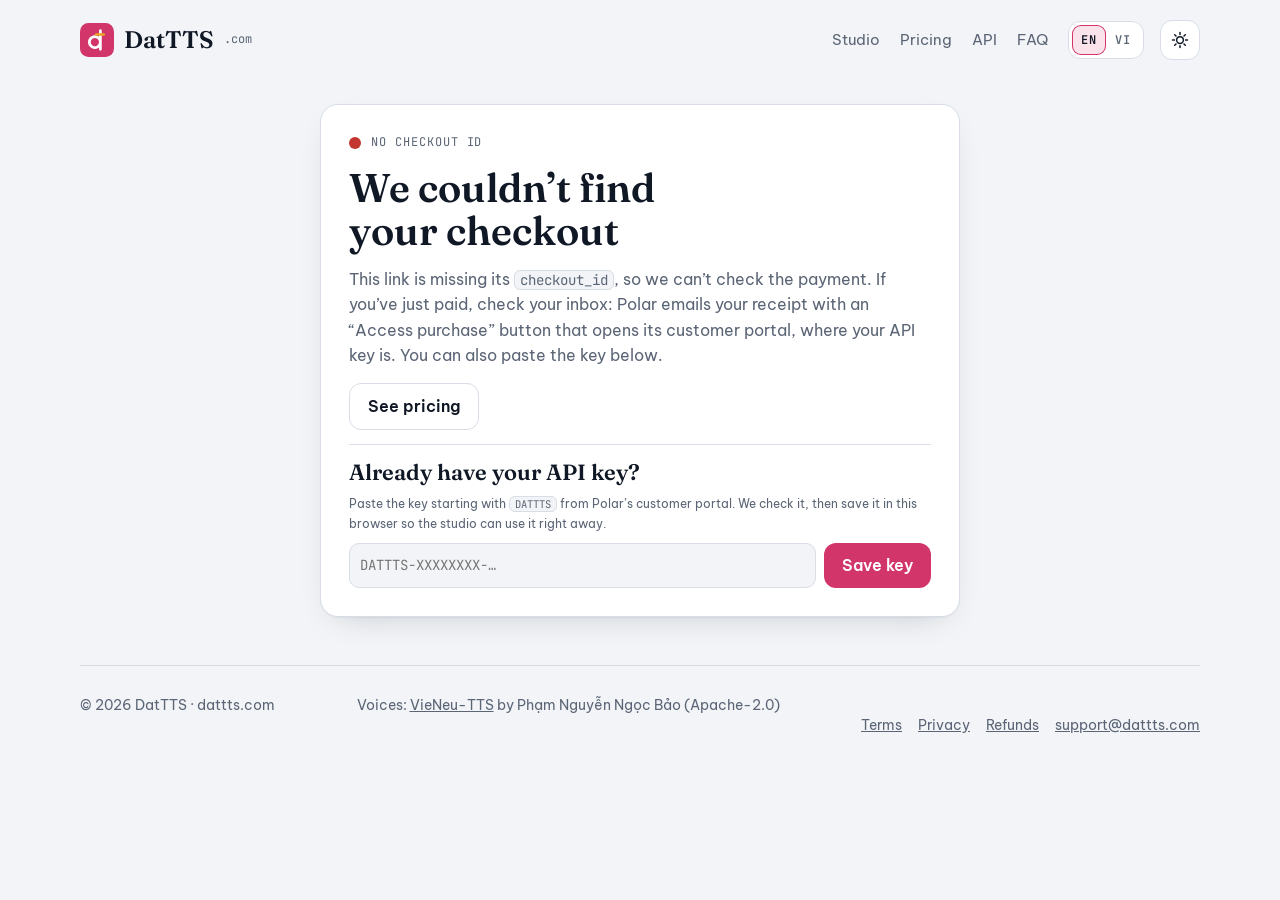
<file: web/thanh-toan.html>
<!doctype html>
<html lang="vi">
<head>
<meta charset="utf-8">
<meta name="viewport" content="width=device-width, initial-scale=1">
<title>DatTTS</title>
<meta name="robots" content="noindex">
<link rel="canonical" href="https://dattts.com/checkout-success.html">
<script>location.replace('checkout-success.html' + location.search + location.hash);</script>
</head>
<body>
<p><a href="checkout-success.html" id="go">Continue · Tiếp tục</a></p>
<script>document.getElementById('go').href = 'checkout-success.html' + location.search + location.hash;</script>
</body>
</html>
</file>
<file: web/styles.css>
/* DatTTS — phòng thu web. Mọi màu đi qua token. Chữ trên nền lotus dùng --on-accent (trắng ở nền sáng, mực đậm ở nền tối) để đạt AA. */
:root{
  --paper:#F2F4F7; --surface:#FFFFFF; --ink:#101826; --muted:#5B6575; --line:#D9DEE6;
  --lotus:#D1356A; --lotus-ink:#B42A5A; --lotus-soft:#FBE3EC; --gold:#E7A422; --gold-soft:#FBF0D6; --gold-ink:#8A5A00;
  --jade:#1F8A70; --jade-soft:#DDF2EC; --danger:#C2362F; --danger-soft:#FCE5E3;
  --on-accent:#FFFFFF;
  --shadow:0 1px 0 rgba(16,24,38,.04),0 12px 32px -18px rgba(16,24,38,.25);
  --f-display:"Fraunces",Georgia,"Times New Roman",serif;
  --f-body:"Be Vietnam Pro",system-ui,-apple-system,"Segoe UI",Roboto,sans-serif;
  --f-mono:"JetBrains Mono",ui-monospace,Menlo,Consolas,monospace;
  color-scheme:light;
}
@media (prefers-color-scheme:dark){:root:not([data-theme="light"]){
  --paper:#0C1119; --surface:#141B27; --ink:#EEF1F6; --muted:#9AA4B4; --line:#263044;
  --lotus:#FF6B9A; --lotus-ink:#FF8DB2; --lotus-soft:#3A1726; --gold:#F5BD4A; --gold-soft:#3A2D10; --gold-ink:#F5BD4A;
  --jade:#47C49F; --jade-soft:#0F3128; --danger:#FF7A70; --danger-soft:#3D1715; --on-accent:#1A0710;
  --shadow:0 1px 0 rgba(0,0,0,.3),0 16px 40px -20px rgba(0,0,0,.7); color-scheme:dark}}
:root[data-theme="dark"]{
  --paper:#0C1119; --surface:#141B27; --ink:#EEF1F6; --muted:#9AA4B4; --line:#263044;
  --lotus:#FF6B9A; --lotus-ink:#FF8DB2; --lotus-soft:#3A1726; --gold:#F5BD4A; --gold-soft:#3A2D10; --gold-ink:#F5BD4A;
  --jade:#47C49F; --jade-soft:#0F3128; --danger:#FF7A70; --danger-soft:#3D1715; --on-accent:#1A0710;
  --shadow:0 1px 0 rgba(0,0,0,.3),0 16px 40px -20px rgba(0,0,0,.7); color-scheme:dark}

*{box-sizing:border-box}
html{scroll-behavior:smooth;-webkit-text-size-adjust:100%}
body{margin:0;background:var(--paper);color:var(--ink);font-family:var(--f-body);font-size:16px;line-height:1.6;overflow-x:hidden;
  padding-left:max(16px,env(safe-area-inset-left,0px));padding-right:max(16px,env(safe-area-inset-right,0px))}
.wrap{max-width:1120px;margin:0 auto}
a{color:inherit}
h1,h2,h3{font-family:var(--f-display);font-weight:600;line-height:1.08;text-wrap:balance;margin:0}
h2{font-size:clamp(28px,4vw,40px)}
code,kbd{font-family:var(--f-mono);font-size:.88em;background:var(--paper);border:1px solid var(--line);border-radius:6px;padding:0 5px;white-space:nowrap}
.eyebrow{font-family:var(--f-mono);font-size:12px;letter-spacing:.12em;text-transform:uppercase;color:var(--muted)}
button,select,input,textarea{font:inherit;color:inherit}
button{cursor:pointer}
button:disabled{cursor:not-allowed;opacity:.6}
:focus-visible{outline:2px solid var(--lotus);outline-offset:2px}
[hidden]{display:none!important}
.sr-only{position:absolute;width:1px;height:1px;padding:0;margin:-1px;overflow:hidden;clip:rect(0 0 0 0);white-space:nowrap;border:0}
.skip{position:absolute;left:16px;top:-60px;z-index:30;background:var(--lotus);color:var(--on-accent);padding:8px 14px;border-radius:10px;text-decoration:none;font-weight:600}
.skip:focus{top:12px}

/* online / offline mode */
body:not(.offline) .offline-only{display:none!important}
body.offline .online-only{display:none!important}

/* nav */
nav{display:flex;align-items:center;justify-content:space-between;gap:16px;padding-block:20px}
.logo{display:flex;align-items:center;gap:10px;font-family:var(--f-display);font-size:24px;font-weight:600;text-decoration:none}
.logo svg{width:34px;height:34px}
.logo small{font-family:var(--f-mono);font-size:12px;color:var(--muted);font-weight:400}
.navlinks{display:flex;gap:20px;font-size:15px;color:var(--muted);margin-left:auto}
.navlinks a{text-decoration:none}.navlinks a:hover{color:var(--ink)}
@media (max-width:760px){.navlinks{display:none}}
.iconbtn{flex:none;width:40px;height:40px;border-radius:12px;border:1px solid var(--line);background:var(--surface);display:inline-grid;place-items:center;padding:0}
.iconbtn:hover{border-color:var(--lotus)}
.iconbtn svg{width:18px;height:18px;fill:none;stroke:currentColor;stroke-width:2;stroke-linecap:round;stroke-linejoin:round}
#themeBtn .i-moon{display:none}
:root[data-theme="dark"] #themeBtn .i-sun{display:none}
:root[data-theme="dark"] #themeBtn .i-moon{display:block}
@media (prefers-color-scheme:dark){:root:not([data-theme="light"]) #themeBtn .i-sun{display:none}:root:not([data-theme="light"]) #themeBtn .i-moon{display:block}}

/* banner */
.banner{display:flex;gap:12px;align-items:flex-start;background:var(--gold-soft);border:1px solid var(--gold);border-radius:14px;padding:12px 14px;font-size:14px;margin-bottom:8px}
.banner svg{flex:none;width:20px;height:20px;margin-top:2px;fill:none;stroke:var(--gold-ink);stroke-width:2;stroke-linecap:round;stroke-linejoin:round}
.banner div{flex:1;min-width:0}
@media (max-width:560px){.banner{flex-wrap:wrap}.banner div{flex-basis:calc(100% - 32px)}.banner .btn{margin-left:32px}}

/* hero */
.hero{display:grid;grid-template-columns:1fr;gap:28px;padding-block:24px 56px}
.hero-copy{max-width:760px}
.hero h1{font-size:clamp(40px,7vw,76px);letter-spacing:-.02em;margin-top:12px}
.hero h1 em{font-style:italic;color:var(--lotus)}
.hero p.lead{font-size:clamp(17px,2vw,20px);color:var(--muted);max-width:62ch;margin:18px 0 0}

/* studio console */
.studio{background:var(--surface);border:1px solid var(--line);border-radius:18px;box-shadow:var(--shadow);overflow:hidden;min-width:0}
.studio-bar{display:flex;align-items:center;justify-content:space-between;gap:8px 16px;padding:12px 16px;border-bottom:1px solid var(--line);flex-wrap:wrap}
.rec{display:flex;align-items:center;gap:8px;font-family:var(--f-mono);font-size:12px;color:var(--muted)}
.rec i{width:9px;height:9px;border-radius:50%;background:var(--line);display:inline-block}
.studio.ready .rec i{background:var(--jade)}
.studio.live .rec i{background:var(--lotus);animation:blink 1s infinite}
@keyframes blink{50%{opacity:.25}}
.quota{display:flex;align-items:center;gap:10px;font-family:var(--f-mono);font-size:12px;color:var(--muted);font-variant-numeric:tabular-nums}
.qtrack{width:90px;height:6px;border-radius:4px;background:var(--line);overflow:hidden;display:block}
.qtrack span{display:block;height:100%;background:var(--jade);border-radius:4px;transition:width .4s}
.quota.low .qtrack span{background:var(--gold)}
.quota.out .qtrack span{background:var(--danger)}

.studio-body{display:grid;grid-template-columns:minmax(0,1.6fr) minmax(0,1fr)}
@media (max-width:860px){.studio-body{grid-template-columns:1fr}}
.editor{padding:16px 18px 18px;border-right:1px solid var(--line);min-width:0;display:flex;flex-direction:column;gap:10px}
@media (max-width:860px){.editor{border-right:0;border-bottom:1px solid var(--line)}}
.toolbar{display:flex;gap:8px;flex-wrap:wrap;align-items:center}
.tool-select{flex:none;width:12em;max-width:100%;border-radius:999px;padding:5px 12px;font-size:13px;background:var(--lotus-soft);border:1px solid var(--lotus);color:var(--ink);font-weight:600;cursor:pointer}
#txt{width:100%;min-height:170px;resize:vertical;border:1px solid transparent;border-radius:10px;background:transparent;font-size:18px;line-height:1.65;padding:6px 8px;margin:0 -8px;width:calc(100% + 16px)}
#txt:focus-visible{outline:none;border-color:var(--lotus);box-shadow:0 0 0 1px var(--lotus);background:var(--paper)}
.meta{display:flex;justify-content:space-between;gap:6px 12px;flex-wrap:wrap;font-family:var(--f-mono);font-size:12px;color:var(--muted);font-variant-numeric:tabular-nums}
.meta .over{color:var(--danger);font-weight:600}
.hint{font-size:13px;color:var(--muted);margin:0;line-height:1.7}
.hint code{white-space:normal}
.chip{border:1px solid var(--line);background:transparent;border-radius:999px;padding:5px 12px;font-size:13px;color:var(--muted)}
.chip:hover{border-color:var(--lotus);color:var(--ink)}
.chip[data-sample="podcast"]{color:var(--ink);border-color:var(--lotus)}

.alert{display:flex;gap:10px;align-items:flex-start;border:1px solid var(--danger);background:var(--danger-soft);color:var(--ink);border-radius:12px;padding:10px 12px;font-size:14px}
.alert::before{content:"!";flex:none;width:20px;height:20px;border-radius:50%;background:var(--danger);color:var(--surface);font-weight:700;display:grid;place-items:center;font-size:13px;line-height:1}
.alert .x{margin-left:auto;background:none;border:0;padding:0 4px;color:var(--muted);font-size:18px;line-height:1}
.alert.info{border-color:var(--jade);background:var(--jade-soft)}
.alert.info::before{content:"i";background:var(--jade)}

/* player + karaoke */
.player{border:1px solid var(--line);border-radius:14px;background:var(--paper);padding:12px;display:flex;flex-direction:column;gap:10px;min-width:0}
.player-head{display:flex;justify-content:space-between;gap:10px;flex-wrap:wrap;align-items:baseline}
.pmeta{font-family:var(--f-mono);font-size:12px;color:var(--muted);font-variant-numeric:tabular-nums}
.transcript{position:relative;font-size:17px;line-height:1.75;max-height:240px;overflow-y:auto;overscroll-behavior:contain;word-break:break-word;padding:2px}
.transcript .vtag{display:inline-block;font-family:var(--f-mono);font-size:11px;letter-spacing:.04em;color:var(--lotus-ink);background:var(--lotus-soft);border-radius:6px;padding:0 6px;margin:0 4px 0 0;vertical-align:2px}
.transcript .para{display:block;height:6px}
.seg{border-radius:5px;padding:1px 2px;cursor:pointer;transition:background .15s,color .15s;box-decoration-break:clone;-webkit-box-decoration-break:clone}
.seg:hover{background:var(--lotus-soft)}
.seg:focus-visible{outline-offset:1px}
.seg.said{color:var(--muted)}
.seg.now{background:var(--lotus);color:var(--on-accent)}
.transcript.words .seg{cursor:default}
.pcontrols{display:flex;align-items:center;gap:8px;min-width:0}
.pcontrols .iconbtn{width:34px;height:34px;border-radius:10px}
.playbtn{flex:none;width:46px;height:46px;border-radius:50%;border:0;background:var(--lotus);color:var(--on-accent);display:grid;place-items:center;padding:0}
.playbtn svg{width:20px;height:20px;fill:currentColor}
.playbtn .i-pause{display:none}
.playbtn.playing .i-play{display:none}.playbtn.playing .i-pause{display:block}
.seekwrap{flex:1;min-width:60px;display:flex}
#seek{width:100%;accent-color:var(--lotus);margin:0}
.time{font-family:var(--f-mono);font-size:12px;color:var(--muted);font-variant-numeric:tabular-nums;white-space:nowrap}
@media (max-width:420px){.pcontrols{flex-wrap:wrap}.seekwrap{order:5;flex-basis:100%}.time{margin-left:auto}}
.downloads{display:flex;gap:6px;flex-wrap:wrap;align-items:center}
.downloads .lbl{font-size:12px;color:var(--muted);margin-right:2px}
.dl{display:inline-flex;align-items:center;gap:6px;border:1px solid var(--line);background:var(--surface);border-radius:10px;padding:5px 10px;font-size:13px;font-weight:600;text-decoration:none;font-family:var(--f-mono)}
.dl:hover{border-color:var(--lotus)}
.dl svg{width:14px;height:14px;fill:none;stroke:currentColor;stroke-width:2;stroke-linecap:round;stroke-linejoin:round}
.dl.alt{color:var(--muted);font-weight:400}
.dl.busy{opacity:.6;pointer-events:none}

/* controls column */
.controls{padding:18px;display:flex;flex-direction:column;gap:16px;min-width:0}
.field{display:flex;flex-direction:column;gap:6px;min-width:0;border:0;padding:0;margin:0}
.field label,.flabel{font-size:13px;font-weight:600;padding:0}
.field .row{display:flex;justify-content:space-between;align-items:baseline;font-family:var(--f-mono);font-size:12px;color:var(--muted)}
select,input[type=email],input[type=text]{border:1px solid var(--line);background:var(--paper);border-radius:10px;padding:9px 10px;width:100%;min-width:0}
input[type=range]{width:100%;accent-color:var(--lotus)}
.current-voice{display:flex;gap:12px;align-items:center;border:1px solid var(--line);border-radius:12px;padding:10px;background:var(--paper)}
.current-voice b{display:block;font-family:var(--f-display);font-size:19px;line-height:1.2}
.current-voice small{font-size:12px;color:var(--muted)}
.segmented{display:grid;grid-template-columns:repeat(3,1fr);border:1px solid var(--line);border-radius:10px;overflow:hidden}
.segmented label{position:relative;cursor:pointer}
.segmented input{position:absolute;opacity:0;inset:0;margin:0;cursor:pointer}
.segmented span{display:block;text-align:center;padding:8px 4px;font-family:var(--f-mono);font-size:13px;font-weight:600;color:var(--muted)}
.segmented label+label span{border-left:1px solid var(--line)}
.segmented input:checked+span{background:var(--lotus-soft);color:var(--ink)}
.segmented input:focus-visible+span{outline:2px solid var(--lotus);outline-offset:-2px}
canvas#wave{width:100%;height:64px;display:block;border-radius:10px;background:var(--paper)}
.actions{display:flex;gap:10px}
.btn{border:0;border-radius:12px;padding:12px 18px;font-weight:600;display:inline-flex;align-items:center;justify-content:center;gap:8px;text-decoration:none;line-height:1.3}
.btn-sm{padding:7px 12px;font-size:14px;border-radius:10px}
.btn-primary{background:var(--lotus);color:var(--on-accent);flex:1}
.btn-primary:hover:not(:disabled){filter:brightness(1.07)}
.btn-ghost{background:transparent;border:1px solid var(--line)}
.btn-ghost:hover{border-color:var(--lotus)}
.spinner{display:none;width:15px;height:15px;border-radius:50%;border:2px solid currentColor;border-right-color:transparent;animation:spin .8s linear infinite}
.busy .spinner{display:inline-block}
.busy .gicon{display:none}
@keyframes spin{to{transform:rotate(360deg)}}
.progress{display:flex;flex-direction:column;gap:6px;font-family:var(--f-mono);font-size:12px;color:var(--muted);font-variant-numeric:tabular-nums}
.ptrack{height:8px;border-radius:6px;background:var(--line);overflow:hidden;position:relative}
.pfill{height:100%;width:0;background:var(--lotus);border-radius:6px;transition:width .35s}
.progress.indet .pfill{width:35%;position:absolute;animation:indet 1.1s ease-in-out infinite}
@keyframes indet{0%{left:-35%}100%{left:100%}}
.note{font-size:12px;color:var(--muted);margin:0}
.note.warn{color:var(--gold-ink)}
.linkbtn{background:none;border:0;padding:0;color:var(--lotus-ink);text-decoration:underline;font-size:inherit}

/* panels inside studio */
.panel{padding:16px 18px;border-top:1px solid var(--line);min-width:0}
.panel-head{display:flex;justify-content:space-between;align-items:center;gap:10px 16px;flex-wrap:wrap;margin-bottom:12px}
.panel h3{font-size:22px}
.panel h3 small{font-family:var(--f-mono);font-size:12px;font-weight:400;color:var(--muted)}
.filters{display:flex;gap:8px;flex-wrap:wrap}
.filters select{width:auto;padding:6px 10px;font-size:14px}
@media (max-width:520px){.filters{width:100%}.filters select{flex:1 1 30%;min-width:0;font-size:12px;padding:6px 4px}}
.vgrid{display:grid;grid-template-columns:repeat(auto-fill,minmax(200px,1fr));gap:8px}
@media (max-width:520px){.vgrid{grid-template-columns:1fr}}
.vcard{position:relative;display:flex;align-items:stretch;border:1px solid var(--line);background:var(--paper);border-radius:12px;min-width:0;transition:border-color .15s,background .15s}
.vcard:hover{border-color:var(--lotus)}
.vcard.sel{border-color:var(--lotus);background:var(--lotus-soft);box-shadow:inset 0 0 0 1px var(--lotus)}
.vpick{flex:1;min-width:0;display:flex;align-items:center;gap:10px;border:0;background:none;text-align:left;padding:10px 4px 10px 10px;border-radius:12px;line-height:1.25}
.vpick b{display:block;font-size:15px;white-space:nowrap;overflow:hidden;text-overflow:ellipsis}
.vpick small{display:block;font-size:12px;color:var(--muted);white-space:nowrap;overflow:hidden;text-overflow:ellipsis}
.vpick .txt{min-width:0}
.avatar{flex:none;width:36px;height:36px;border-radius:50%;display:grid;place-items:center;font-family:var(--f-display);font-weight:600;font-size:15px;background:var(--lotus-soft);color:var(--lotus-ink)}
.avatar.r-trung{background:var(--gold-soft);color:var(--gold-ink)}
.avatar.r-nam{background:var(--jade-soft);color:var(--jade)}
.vcard.sel .avatar{background:var(--lotus);color:var(--on-accent)}
.vplay{flex:none;align-self:center;width:34px;height:34px;margin-right:8px;border-radius:50%;border:1px solid var(--line);background:var(--surface);display:grid;place-items:center;padding:0}
.vplay:hover{border-color:var(--lotus);color:var(--lotus-ink)}
.vplay svg{width:14px;height:14px;fill:currentColor}
.vplay .i-pause{display:none}
.vplay.playing{background:var(--lotus);border-color:var(--lotus);color:var(--on-accent)}
.vplay.playing .i-play{display:none}.vplay.playing .i-pause{display:block}
.star{position:absolute;top:-7px;right:48px;font-family:var(--f-mono);font-size:10px;letter-spacing:.06em;text-transform:uppercase;background:var(--gold);color:#1A1300;border-radius:999px;padding:0 6px;line-height:16px}
@media (max-width:520px){.vpick{gap:8px;padding:8px 2px 8px 8px}.avatar{width:30px;height:30px;font-size:13px}.vplay{width:30px;height:30px;margin-right:6px}.vpick b{font-size:14px}.vpick small{font-size:11px}}
#moreVoices{margin-top:12px}
.empty{padding:8px 0}

.subpanels{display:grid;grid-template-columns:1fr 1fr;border-top:1px solid var(--line)}
.subpanels .panel{border-top:0}
.subpanels .panel+.panel{border-left:1px solid var(--line)}
@media (max-width:860px){.subpanels{grid-template-columns:1fr}.subpanels .panel+.panel{border-left:0;border-top:1px solid var(--line)}}
.subpanels summary{font-family:var(--f-display);font-size:20px;font-weight:600;cursor:pointer;list-style-position:outside}
.subpanels summary small{font-family:var(--f-mono);font-size:12px;font-weight:400;color:var(--muted)}
.subpanels details[open] summary{margin-bottom:10px}
.subpanels .note{margin-bottom:10px}
.dict{display:flex;flex-direction:column;gap:6px;margin-bottom:10px}
.drow{display:grid;grid-template-columns:minmax(0,1fr) auto minmax(0,1.4fr) auto;gap:6px;align-items:center}
.drow input{padding:7px 9px;font-size:14px}
.drow .arr{color:var(--muted);font-family:var(--f-mono)}
.drow .iconbtn{width:34px;height:34px;border-radius:10px}
.history{list-style:none;margin:0;padding:0;display:flex;flex-direction:column;gap:6px}
.hitem{display:flex;gap:10px;align-items:center;border:1px solid var(--line);border-radius:12px;padding:8px 8px 8px 12px;background:var(--paper);min-width:0}
.hitem .htxt{flex:1;min-width:0}
.hitem .htxt span{display:block;white-space:nowrap;overflow:hidden;text-overflow:ellipsis;font-size:14px}
.hitem .htxt small{display:block;font-family:var(--f-mono);font-size:11px;color:var(--muted)}
.hitem .iconbtn{width:34px;height:34px;border-radius:10px;text-decoration:none}

section{padding-block:56px;border-top:1px solid var(--line)}
.hero .studio{padding:0;border-top:1px solid var(--line)}
.sec-head{display:flex;flex-direction:column;gap:10px;margin-bottom:28px;max-width:680px}
.sec-head p{color:var(--muted);margin:0}

/* tones */
.tones{display:grid;grid-template-columns:repeat(6,minmax(0,1fr));gap:10px}
@media (max-width:860px){.tones{grid-template-columns:repeat(3,minmax(0,1fr))}}
.tone{background:var(--surface);border:1px solid var(--line);border-radius:14px;padding:16px 12px;text-align:left;display:flex;flex-direction:column;gap:6px;min-width:0}
.tone:hover{border-color:var(--lotus)}
.tone .syl{font-family:var(--f-display);font-size:44px;line-height:1}
.tone .nm{font-weight:600;font-size:14px}
.tone svg{width:100%;height:28px}
.tone svg path{fill:none;stroke:var(--lotus);stroke-width:2.5;stroke-linecap:round}
.tone .ex{font-size:12px;color:var(--muted)}
.tone.playing{background:var(--lotus-soft);border-color:var(--lotus)}

/* calculator */
.calc{display:grid;grid-template-columns:minmax(0,1fr) minmax(0,1fr);gap:24px;align-items:start}
@media (max-width:860px){.calc{grid-template-columns:1fr}}
.calc-in{background:var(--surface);border:1px solid var(--line);border-radius:16px;padding:20px;display:flex;flex-direction:column;gap:16px}
.presets{display:flex;gap:8px;flex-wrap:wrap}
.bigout{font-family:var(--f-display);font-size:clamp(40px,6vw,64px);line-height:1;font-variant-numeric:tabular-nums}
.bigout small{font-family:var(--f-body);font-size:16px;color:var(--muted)}
.calc-out{display:flex;flex-direction:column;gap:14px;padding-top:6px}
.cmp{display:flex;flex-direction:column;gap:8px}
.bar{display:grid;grid-template-columns:120px minmax(0,1fr) 110px;gap:10px;align-items:center;font-size:14px;font-variant-numeric:tabular-nums}
.bar .track{height:10px;background:var(--line);border-radius:6px;overflow:hidden}
.bar .fill{height:100%;background:var(--muted);border-radius:6px;transition:width .4s}
.bar.us .fill{background:var(--lotus)}
.bar .v{text-align:right;font-family:var(--f-mono);font-size:13px}
@media (max-width:480px){.bar{grid-template-columns:84px minmax(0,1fr) 96px;gap:8px;font-size:13px}}

/* pricing */
.plans{display:grid;grid-template-columns:repeat(3,minmax(0,1fr));gap:16px}
.plans.plans-2{grid-template-columns:repeat(2,minmax(0,1fr));max-width:820px}
@media (max-width:760px){.plans,.plans.plans-2{grid-template-columns:1fr}}
.plan{background:var(--surface);border:1px solid var(--line);border-radius:16px;padding:24px;display:flex;flex-direction:column;gap:14px}
.plan.hot{border:2px solid var(--lotus)}
.plan.picked{box-shadow:0 0 0 4px var(--lotus-soft)}
.plan .tag{align-self:flex-start;background:var(--lotus);color:var(--on-accent);font-size:12px;font-weight:600;border-radius:999px;padding:3px 10px}
.price{font-family:var(--f-display);font-size:40px;line-height:1;font-variant-numeric:tabular-nums}
.price small{font-family:var(--f-body);font-size:15px;color:var(--muted)}
.plan ul{list-style:none;padding:0;margin:0;display:flex;flex-direction:column;gap:8px;font-size:15px}
.plan li{display:flex;gap:8px}
.plan li::before{content:"";flex:none;width:7px;height:7px;margin-top:9px;border-radius:50%;background:var(--jade)}
.plan .btn{margin-top:auto;flex:none}
.waitlist{margin-top:20px;background:var(--surface);border:1px dashed var(--lotus);border-radius:16px;padding:20px;display:grid;grid-template-columns:minmax(0,1fr) minmax(0,2fr);gap:12px 24px;align-items:end}
@media (max-width:860px){.waitlist{grid-template-columns:1fr}}
.waitlist h3{font-size:24px;margin-bottom:6px}
.wl-fields{display:grid;grid-template-columns:minmax(0,1.3fr) minmax(0,1fr) auto;gap:10px;align-items:end}
@media (max-width:640px){.wl-fields{grid-template-columns:1fr}}
.wl-fields .btn{flex:none}
.wl-msg{grid-column:1/-1;margin:0;font-size:14px;min-height:0}
.wl-msg:empty{display:none}
.wl-msg.ok{color:var(--jade);font-weight:600}
.wl-msg.err{color:var(--danger)}
input[aria-invalid="true"]{border-color:var(--danger)}

/* uses */
.uses{display:grid;grid-template-columns:repeat(5,minmax(0,1fr));gap:16px}
@media (max-width:1000px){.uses{grid-template-columns:repeat(3,minmax(0,1fr))}}
@media (max-width:700px){.uses{grid-template-columns:repeat(2,minmax(0,1fr))}}
@media (max-width:420px){.uses{grid-template-columns:1fr}}
.use h3{font-size:20px;margin:4px 0 6px}
.use p{margin:0;color:var(--muted);font-size:15px}
.use .n{font-family:var(--f-mono);font-size:12px;color:var(--lotus-ink)}

/* api */
.inl{font-size:.8em;vertical-align:.08em}
.codecard{background:var(--surface);border:1px solid var(--line);border-radius:16px;overflow:hidden}
.codebar{display:flex;justify-content:space-between;align-items:center;gap:10px;padding:8px 12px 8px 16px;border-bottom:1px solid var(--line);font-family:var(--f-mono);font-size:12px;color:var(--muted)}
.codecard pre{margin:0;padding:16px;overflow-x:auto;font-family:var(--f-mono);font-size:13px;line-height:1.6}
.codecard pre code{background:none;border:0;padding:0;white-space:pre;font-size:inherit}
.codecard .c{color:var(--muted)}

/* faq */
details{border-bottom:1px solid var(--line);padding-block:14px}
#faq summary{cursor:pointer;font-weight:600;font-size:17px}
#faq details p{color:var(--muted);margin:8px 0 0;max-width:65ch}
#faq code{white-space:normal}
.subpanels details{border-bottom:0;padding-block:16px}

footer{border-top:1px solid var(--line);padding-block:28px 40px;display:flex;justify-content:space-between;gap:16px;flex-wrap:wrap;color:var(--muted);font-size:14px}

.toast{position:fixed;left:50%;bottom:calc(20px + env(safe-area-inset-bottom,0px));transform:translateX(-50%);background:var(--ink);color:var(--paper);padding:10px 16px;border-radius:10px;font-size:14px;z-index:20;max-width:calc(100vw - 32px)}
@media (prefers-reduced-motion:reduce){html{scroll-behavior:auto}*,*::before,*::after{animation:none!important;transition:none!important}}

/* API key + gói của tôi (studio) */
.keybtn{gap:6px;flex:none}
.keybtn svg{width:15px;height:15px;fill:none;stroke:currentColor;stroke-width:2;stroke-linecap:round;stroke-linejoin:round}
.acctbar{display:flex;align-items:center;justify-content:space-between;gap:8px 16px;flex-wrap:wrap;padding:10px 16px;border-bottom:1px solid var(--line);background:var(--paper);font-size:13px}
.acct-info{display:flex;align-items:center;gap:6px 10px;flex-wrap:wrap;min-width:0}
.acct-usage{color:var(--muted);font-variant-numeric:tabular-nums;overflow-wrap:anywhere}
.acct-actions{display:flex;align-items:center;gap:14px;flex-wrap:wrap}
.plan-badge{display:inline-block;border:1px solid var(--line);border-radius:999px;padding:2px 10px;font-weight:600;background:var(--surface)}
.plan-badge.on{border-color:var(--jade);background:var(--jade-soft)}
.keydlg{border:1px solid var(--line);border-radius:18px;background:var(--surface);color:var(--ink);padding:0;width:min(480px,calc(100vw - 32px));box-shadow:var(--shadow)}
.keydlg::backdrop{background:rgba(8,12,20,.55)}
.keydlg form{padding:22px;display:flex;flex-direction:column;gap:12px}
.keydlg h3{font-size:24px}
.keydlg input{font-family:var(--f-mono);font-size:14px}
.dlg-actions{display:flex;gap:10px;justify-content:flex-end;flex-wrap:wrap}
.dlg-actions .btn-primary{flex:none}
.keydlg .wl-msg:empty{display:none}

/* bảng giá */
.price-ph{font-family:var(--f-body);font-size:18px;color:var(--muted);font-weight:500}
.vnd{margin:-6px 0 0;font-size:14px;color:var(--muted);font-variant-numeric:tabular-nums}
.plans-note{margin-top:14px;font-size:13px;max-width:80ch}
.plans-note a,.api-note a{color:var(--lotus-ink)}
.buy-msg{margin:10px 0 0;font-size:14px}
.buy-msg:empty{display:none}
.buy-msg.ok{color:var(--jade);font-weight:600}
.buy-msg.err{color:var(--danger)}
.api-note{margin-top:12px;font-size:13px}
.api-note code{white-space:normal}
#faq details p a{color:var(--lotus-ink)}

/* chân trang */
.footlinks{display:flex;gap:6px 16px;flex-wrap:wrap}
.footlinks a{color:var(--muted)}
.footlinks a:hover{color:var(--ink)}

/* trang phụ: thanh toán + pháp lý */
.subpage main{padding-block:16px 48px}
.paycard{max-width:640px;margin:8px auto 0;background:var(--surface);border:1px solid var(--line);border-radius:18px;box-shadow:var(--shadow);padding:28px;display:flex;flex-direction:column;gap:14px}
.paycard h1{font-size:clamp(28px,5vw,40px)}
.paycard p{margin:0}
.paycard .lead{color:var(--muted)}
.pstate{display:flex;align-items:center;gap:10px;font-family:var(--f-mono);font-size:12px;letter-spacing:.08em;text-transform:uppercase;color:var(--muted)}
.pstate i{flex:none;width:12px;height:12px;border-radius:50%;background:var(--line)}
.pstate.wait i{background:var(--gold);animation:blink 1s infinite}
.pstate.ok i{background:var(--jade)}
.pstate.bad i{background:var(--danger)}
.paysteps{margin:0;padding-left:22px;display:flex;flex-direction:column;gap:6px}
.paycard .actions{flex-wrap:wrap}
.paycard .actions .btn{flex:none}
.keybox{border-top:1px solid var(--line);padding-top:16px;display:flex;flex-direction:column;gap:10px}
.keybox h2{font-size:22px}
.keyrow{display:flex;gap:8px;flex-wrap:wrap}
.keyrow input{flex:1 1 220px;font-family:var(--f-mono);font-size:14px}
.keyrow .btn{flex:none}
.keybox .wl-msg:empty{display:none}
.doc{max-width:760px;margin:0 auto;padding-bottom:24px}
.doc h1{font-size:clamp(32px,6vw,52px);margin:8px 0 6px}
.doc .updated{font-family:var(--f-mono);font-size:12px;color:var(--muted);margin:0 0 24px}
.doc h2{font-size:clamp(22px,3vw,28px);margin:32px 0 10px}
.doc p,.doc li{max-width:70ch}
.doc ul,.doc ol{padding-left:22px}
.doc li+li{margin-top:4px}
.doc a{color:var(--lotus-ink)}
.doc .callout{background:var(--surface);border:1px solid var(--line);border-left:4px solid var(--lotus);border-radius:12px;padding:14px 16px;margin:16px 0}
.doc .en{margin-top:40px;background:var(--surface);border:1px solid var(--line);border-radius:16px;padding:18px 20px}
.doc .en h2{margin-top:0;font-size:22px}
.doc .en p,.doc .en li{font-size:15px}
.doc table{border-collapse:collapse;width:100%;font-size:15px;margin:8px 0}
.doc th,.doc td{text-align:left;border-bottom:1px solid var(--line);padding:8px 8px 8px 0;vertical-align:top}
.doc .tblwrap{overflow-x:auto}
#payCard{display:flex;flex-direction:column;gap:14px;min-width:0}
#payCard code{white-space:normal;overflow-wrap:anywhere}
[data-buy][aria-disabled="true"]:not(.busy){opacity:.72;cursor:progress}

/* ---- Phần 3: chọn ngôn ngữ, chu kỳ gói, nhãn ---- */
.langsw{display:inline-flex;align-items:center;border:1px solid var(--line);border-radius:12px;background:var(--surface);padding:3px;flex:none}
@media (max-width:760px){.langsw{margin-left:auto}}
.navlinks{margin-right:4px}
.langsw button{border:0;background:none;border-radius:9px;padding:5px 9px;font-family:var(--f-mono);font-size:12px;font-weight:600;letter-spacing:.06em;color:var(--muted);line-height:1.2;min-width:34px;min-height:30px}
.langsw button:hover{color:var(--ink)}
.langsw button[aria-pressed="true"]{background:var(--lotus-soft);color:var(--ink);box-shadow:inset 0 0 0 1px var(--lotus)}
@media (max-width:400px){nav{gap:8px}.logo{font-size:21px;gap:8px}.logo svg{width:30px;height:30px}.logo small{display:none}}
.anchor-alias{display:block;position:relative;top:-8px;height:0;width:0;overflow:hidden}
.vi-hint{margin-top:-2px}
:root[lang="vi"] .vi-hint{display:none}

.cycle{display:inline-grid;grid-template-columns:repeat(3,auto);border:1px solid var(--line);border-radius:14px;background:var(--surface);padding:4px;margin:0 0 20px;gap:2px;min-width:0;max-width:100%}
.cycle label{position:relative;cursor:pointer}
.cycle input{position:absolute;opacity:0;inset:0;margin:0;cursor:pointer}
.cycle label>span{display:flex;align-items:center;gap:6px;padding:8px 14px;border-radius:10px;font-weight:600;font-size:15px;color:var(--muted);white-space:nowrap}
.cycle input:checked+span{background:var(--lotus);color:var(--on-accent)}
.cycle input:focus-visible+span{outline:2px solid var(--lotus);outline-offset:2px}
.cycle input:disabled+span{opacity:.6;cursor:not-allowed}
.cycle label.off>span{text-decoration:line-through;opacity:.6}
.cycle .mini{font-style:normal;font-family:var(--f-mono);font-size:11px;font-weight:600;border-radius:999px;padding:1px 6px;background:var(--jade-soft);color:var(--jade)}
.cycle input:checked+span .mini{background:rgba(255,255,255,.22);color:inherit}
@media (max-width:480px){.cycle{display:grid;width:100%;grid-template-columns:repeat(3,minmax(0,1fr))}.cycle label{min-width:0}.cycle label>span{height:100%;padding:6px 4px;justify-content:center;flex-wrap:wrap;text-align:center;font-size:14px;gap:2px 4px;white-space:normal;line-height:1.25}}
.plan .tags{display:flex;gap:6px;flex-wrap:wrap;min-height:0}
.plan .tags:not(:has(.tag:not([hidden]))){display:none}
.plan .tag.save{background:var(--jade-soft);color:var(--jade);box-shadow:inset 0 0 0 1px var(--jade)}
.per-note{margin:-6px 0 0;font-size:14px;color:var(--muted)}
.bigout small.sub{display:block;margin-top:8px;font-size:15px;line-height:1.4}
.calc-out .vnd{margin:-6px 0 0}
.doc .langnote{font-size:14px;color:var(--muted);background:var(--surface);border:1px solid var(--line);border-radius:12px;padding:10px 14px;margin:0 0 20px}
</file>
